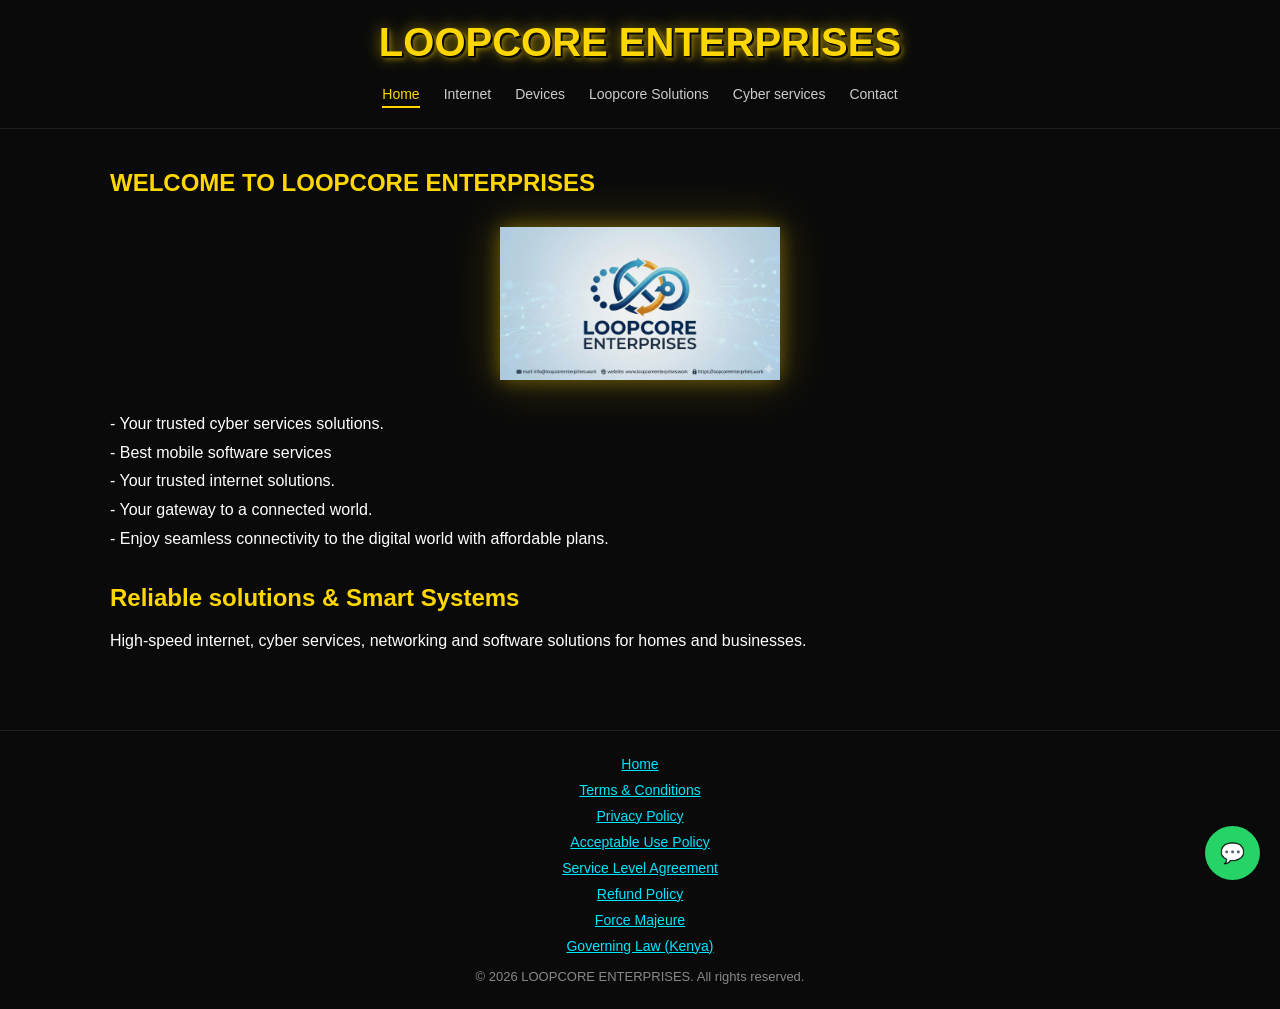
<file: index.html>
<!DOCTYPE html>
<html lang="en">

<head>
  <meta charset="UTF-8">
  <meta name="viewport" content="width=device-width, initial-scale=1.0">
  <title>Loopcore Enterprises</title>

  <style>
    * {
      margin: 0;
      padding: 0;
      box-sizing: border-box;
    }

    body {
      font-family: Arial, sans-serif;
      background: #0a0a0a;
      color: #fff;
    }

    header {
      text-align: center;
      padding: 20px;
      border-bottom: 1px solid #222;
    }

    .logo {
      font-size: 40px;
      font-weight: bold;
      color: gold;
      text-shadow:
        1px 1px 0 #000,
        2px 2px 0 #111,
        3px 3px 5px rgba(255, 215, 0, 0.4),
        0 0 15px rgba(255, 215, 0, 0.6);
    }

    .home-logo {
      width: 280px;
      max-width: 90%;
      display: block;
      margin: 30px auto;
      opacity: 0.95;
      filter:
        drop-shadow(0 0 10px rgba(255, 215, 0, 0.4)) drop-shadow(0 0 25px rgba(255, 215, 0, 0.2));
    }

    nav {
      margin-top: 15px;
      display: flex;
      justify-content: center;
      flex-wrap: wrap;
      gap: 12px 4px;
    }

    nav a {
      color: #ccc;
      margin: 0 10px;
      text-decoration: none;
      font-size: 14px;
      cursor: pointer;
      padding: 6px 0;
    }

    nav a:hover {
      color: gold;
    }

    nav a.active-link {
      color: gold;
      border-bottom: 2px solid gold;
      padding-bottom: 3px;
    }

    section {
      padding: 40px 20px;
      max-width: 1100px;
      margin: auto;
      display: none;
      opacity: 0;
      transform: translateY(10px);
      transition: opacity 0.4s ease, transform 0.4s ease;
    }

    section.active {
      display: block;
      opacity: 1;
      transform: translateY(0);
    }

    h2 {
      margin-bottom: 20px;
      color: gold;
    }

    .package-group {
      margin-bottom: 40px;
    }

    .item-desc {
      margin-bottom: 15px;
      color: #ccc;
      line-height: 1.5;
    }

    .grid {
      display: grid;
      grid-template-columns: repeat(auto-fit, minmax(250px, 1fr));
      gap: 20px;
    }

    .card {
      background: #111;
      padding: 20px;
      border-radius: 12px;
      border: 1px solid #222;
      transition: 0.3s;
    }

    .card:hover {
      transform: translateY(-5px);
      border-color: gold;
    }

    .actions {
      display: flex;
      gap: 10px;
      margin-top: 15px;
      flex-wrap: wrap;
    }

    .btn {
      flex: 1;
      text-align: center;
      padding: 10px;
      border-radius: 6px;
      text-decoration: none;
      font-weight: bold;
    }

    .btn.whatsapp {
      background: #25D366;
      color: #fff;
    }

    .btn.sms {
      background: #00e5ff;
      color: #000;
    }

    footer {
      text-align: center;
      padding: 25px 15px;
      border-top: 1px solid #222;
      margin-top: 40px;
      background: #0a0a0a;
    }

    .footer-links {
      display: flex;
      flex-direction: column;
      gap: 10px;
      margin-bottom: 15px;
    }

    .footer-links a {
      color: #00e5ff;
      text-decoration: underline;
      font-size: 14px;
    }

    .footer-links a:hover {
      opacity: 0.7;
    }

    .footer-copy {
      color: #888;
      font-size: 13px;
    }

    .whatsapp-float {
      position: fixed;
      bottom: 20px;
      right: 20px;
      background: #25D366;
      color: #fff;
      padding: 15px;
      border-radius: 50%;
      font-size: 20px;
      text-decoration: none;
      z-index: 1000;
    }

    a:focus-visible {
      outline: 2px solid gold;
      outline-offset: 3px;
    }

    @media (max-width: 600px) {
      header { padding: 16px 10px; }
      .logo { font-size: clamp(22px, 6vw, 34px); }
      nav a { margin: 0 6px; font-size: 13px; }
      section { padding: 28px 15px; }
      .grid { grid-template-columns: 1fr; }
    }
  </style>
</head>

<body>

  <header>
    <div class="logo">LOOPCORE ENTERPRISES</div>

    <nav>
      <a class="active-link" href="#home" data-section="home">Home</a>
      <a href="#packages" data-section="packages">Internet</a>
      <a href="#devices" data-section="devices">Devices</a>
      <a href="#solutions" data-section="solutions">Loopcore Solutions</a>
      <a href="#cyber" data-section="cyber">Cyber services</a>
      <a href="#contact" data-section="contact">Contact</a>
    </nav>
  </header>

  <!-- HOME -->
  <section id="home" class="active">
    <h2>WELCOME TO LOOPCORE ENTERPRISES</h2>
    <img src="logo.png" alt="Loopcore Logo" class="home-logo">

    <p style="line-height:1.8;">
      - Your trusted cyber services solutions.<br>
      - Best mobile software services <br>
      - Your trusted internet solutions.<br>
      - Your gateway to a connected world.<br>
      - Enjoy seamless connectivity to the digital world with affordable plans.<br>
    </p>

    <h2 style="margin-top: 30px;">Reliable solutions & Smart Systems</h2>
    <p>High-speed internet, cyber services, networking and software solutions for homes and businesses.</p>
  </section>

  <!-- PACKAGES -->
  <section id="packages">

    <!-- HOME UNLIMITED PACKAGES -->
    <div class="package-group">
      <h2>MONTHLY HOME UNLIMITED INTERNET PACKAGES</h2>
      <div class="grid">

        <div class="card">
          Unlimited up to 5 Mbps speeds —
          <b style="color:#00e5ff">Ksh 1000</b>
          <div class="actions">
            <a class="btn whatsapp" href="https://wa.me/254794038671?text=Hello%20Loopcore%20Enterprises%2C%20I%20am%20interested%20in%20the%20Home%20Internet%20Package.%20Speed%3A%205%20Mbps.%20Price%3A%20Ksh%201000" target="_blank" rel="noopener noreferrer">WhatsApp</a>
            <a class="btn sms" href="sms:+254794038671?body=Hello%20Loopcore%20Enterprises%2C%20I%20am%20interested%20in%20the%20Home%20Internet%20Package.%20Speed%3A%205%20Mbps.%20Price%3A%20Ksh%201000">SMS</a>
          </div>
        </div>

        <div class="card">
          Unlimited up to 10 Mbps speeds —
          <b style="color:#00e5ff">Ksh 1500</b>
          <div class="actions">
            <a class="btn whatsapp" href="https://wa.me/254794038671?text=Hello%20Loopcore%20Enterprises%2C%20I%20am%20interested%20in%20the%20Home%20Internet%20Package.%20Speed%3A%2010%20Mbps.%20Price%3A%20Ksh%201500" target="_blank" rel="noopener noreferrer">WhatsApp</a>
            <a class="btn sms" href="sms:+254794038671?body=Hello%20Loopcore%20Enterprises%2C%20I%20am%20interested%20in%20the%20Home%20Internet%20Package.%20Speed%3A%2010%20Mbps.%20Price%3A%20Ksh%201500">SMS</a>
          </div>
        </div>

        <div class="card">
          Unlimited up to 13 Mbps speeds —
          <b style="color:#00e5ff">Ksh 1800</b>
          <div class="actions">
            <a class="btn whatsapp" href="https://wa.me/254794038671?text=Hello%20Loopcore%20Enterprises%2C%20I%20am%20interested%20in%20the%20Home%20Internet%20Package.%20Speed%3A%2013%20Mbps.%20Price%3A%20Ksh%201800" target="_blank" rel="noopener noreferrer">WhatsApp</a>
            <a class="btn sms" href="sms:+254794038671?body=Hello%20Loopcore%20Enterprises%2C%20I%20am%20interested%20in%20the%20Home%20Internet%20Package.%20Speed%3A%2013%20Mbps.%20Price%3A%20Ksh%201800">SMS</a>
          </div>
        </div>

        <div class="card">
          Unlimited up to 15 Mbps speeds —
          <b style="color:#00e5ff">Ksh 2000</b>
          <div class="actions">
            <a class="btn whatsapp" href="https://wa.me/254794038671?text=Hello%20Loopcore%20Enterprises%2C%20I%20am%20interested%20in%20the%20Home%20Internet%20Package.%20Speed%3A%2015%20Mbps.%20Price%3A%20Ksh%202000" target="_blank" rel="noopener noreferrer">WhatsApp</a>
            <a class="btn sms" href="sms:+254794038671?body=Hello%20Loopcore%20Enterprises%2C%20I%20am%20interested%20in%20the%20Home%20Internet%20Package.%20Speed%3A%2015%20Mbps.%20Price%3A%20Ksh%202000">SMS</a>
          </div>
        </div>

        <div class="card">
          Unlimited up to 20 Mbps speeds —
          <b style="color:#00e5ff">Ksh 2500</b>
          <div class="actions">
            <a class="btn whatsapp" href="https://wa.me/254794038671?text=Hello%20Loopcore%20Enterprises%2C%20I%20am%20interested%20in%20the%20Home%20Internet%20Package.%20Speed%3A%2020%20Mbps.%20Price%3A%20Ksh%202500" target="_blank" rel="noopener noreferrer">WhatsApp</a>
            <a class="btn sms" href="sms:+254794038671?body=Hello%20Loopcore%20Enterprises%2C%20I%20am%20interested%20in%20the%20Home%20Internet%20Package.%20Speed%3A%2020%20Mbps.%20Price%3A%20Ksh%202500">SMS</a>
          </div>
        </div>

        <div class="card">
          Unlimited up to 40 Mbps speeds —
          <b style="color:#00e5ff">Ksh 3000</b>
          <div class="actions">
            <a class="btn whatsapp" href="https://wa.me/254794038671?text=Hello%20Loopcore%20Enterprises%2C%20I%20am%20interested%20in%20the%20Home%20Internet%20Package.%20Speed%3A%2040%20Mbps.%20Price%3A%20Ksh%203000" target="_blank" rel="noopener noreferrer">WhatsApp</a>
            <a class="btn sms" href="sms:+254794038671?body=Hello%20Loopcore%20Enterprises%2C%20I%20am%20interested%20in%20the%20Home%20Internet%20Package.%20Speed%3A%2040%20Mbps.%20Price%3A%20Ksh%203000">SMS</a>
          </div>
        </div>

        <div class="card">
          Unlimited up to 80 Mbps speeds —
          <b style="color:#00e5ff">Ksh 5000</b>
          <div class="actions">
            <a class="btn whatsapp" href="https://wa.me/254794038671?text=Hello%20Loopcore%20Enterprises%2C%20I%20am%20interested%20in%20the%20Home%20Internet%20Package.%20Speed%3A%2080%20Mbps.%20Price%3A%20Ksh%205000" target="_blank" rel="noopener noreferrer">WhatsApp</a>
            <a class="btn sms" href="sms:+254794038671?body=Hello%20Loopcore%20Enterprises%2C%20I%20am%20interested%20in%20the%20Home%20Internet%20Package.%20Speed%3A%2080%20Mbps.%20Price%3A%20Ksh%205000">SMS</a>
          </div>
        </div>

      </div>
    </div>

    <!-- BUSINESS PACKAGES -->
    <div class="package-group">
      <h2>MONTHLY BUSINESS INTERNET PACKAGES</h2>

      <div class="grid">

        <div class="card">
          Unlimited up to 10 Mbps prioritized speeds —
          <b style="color:#00e5ff">Ksh 2500</b>
          <div class="actions">
            <a class="btn whatsapp" href="https://wa.me/254794038671?text=Hello%20Loopcore%20Enterprises%2C%20I%20am%20interested%20in%20the%20Business%20Internet%20Package.%20Speed%3A%2010%20Mbps.%20Price%3A%20Ksh%202500" target="_blank" rel="noopener noreferrer">WhatsApp</a>
            <a class="btn sms" href="sms:+254794038671?body=Hello%20Loopcore%20Enterprises%2C%20I%20am%20interested%20in%20the%20Business%20Internet%20Package.%20Speed%3A%2010%20Mbps.%20Price%3A%20Ksh%202500">SMS</a>
          </div>
        </div>

        <div class="card">
          Unlimited up to 20 Mbps prioritized speeds —
          <b style="color:#00e5ff">Ksh 3500</b>
          <div class="actions">
            <a class="btn whatsapp" href="https://wa.me/254794038671?text=Hello%20Loopcore%20Enterprises%2C%20I%20am%20interested%20in%20the%20Business%20Internet%20Package.%20Speed%3A%2020%20Mbps.%20Price%3A%20Ksh%203500" target="_blank" rel="noopener noreferrer">WhatsApp</a>
            <a class="btn sms" href="sms:+254794038671?body=Hello%20Loopcore%20Enterprises%2C%20I%20am%20interested%20in%20the%20Business%20Internet%20Package.%20Speed%3A%2020%20Mbps.%20Price%3A%20Ksh%203500">SMS</a>
          </div>
        </div>

        <div class="card">
          Unlimited up to 30 Mbps —
          <b style="color:#00e5ff">Ksh 4000</b>
          <div class="actions">
            <a class="btn whatsapp" href="https://wa.me/254794038671?text=Hello%20Loopcore%20Enterprises%2C%20I%20am%20interested%20in%20the%20Business%20Internet%20Package.%20Speed%3A%2030%20Mbps.%20Price%3A%20Ksh%204000" target="_blank" rel="noopener noreferrer">WhatsApp</a>
            <a class="btn sms" href="sms:+254794038671?body=Hello%20Loopcore%20Enterprises%2C%20I%20am%20interested%20in%20the%20Business%20Internet%20Package.%20Speed%3A%2030%20Mbps.%20Price%3A%20Ksh%204000">SMS</a>
          </div>
        </div>

        <div class="card">
          Unlimited up to 50 Mbps —
          <b style="color:#00e5ff">Ksh 7000</b>
          <div class="actions">
            <a class="btn whatsapp" href="https://wa.me/254794038671?text=Hello%20Loopcore%20Enterprises%2C%20I%20am%20interested%20in%20the%20Business%20Internet%20Package.%20Speed%3A%2050%20Mbps.%20Price%3A%20Ksh%207000" target="_blank" rel="noopener noreferrer">WhatsApp</a>
            <a class="btn sms" href="sms:+254794038671?body=Hello%20Loopcore%20Enterprises%2C%20I%20am%20interested%20in%20the%20Business%20Internet%20Package.%20Speed%3A%2050%20Mbps.%20Price%3A%20Ksh%207000">SMS</a>
          </div>
        </div>

        <div class="card">
          Unlimited up to 100 Mbps —
          <b style="color:#00e5ff">Ksh 15000</b>
          <div class="actions">
            <a class="btn whatsapp" href="https://wa.me/254794038671?text=Hello%20Loopcore%20Enterprises%2C%20I%20am%20interested%20in%20the%20Business%20Internet%20Package.%20Speed%3A%20100%20Mbps.%20Price%3A%20Ksh%2015000" target="_blank" rel="noopener noreferrer">WhatsApp</a>
            <a class="btn sms" href="sms:+254794038671?body=Hello%20Loopcore%20Enterprises%2C%20I%20am%20interested%20in%20the%20Business%20Internet%20Package.%20Speed%3A%20100%20Mbps.%20Price%3A%20Ksh%2015000">SMS</a>
          </div>
        </div>

      </div>
    </div>

    <!-- LIMITED DATA PACKAGES -->
    <div class="package-group">
      <h2>MONTHLY LIMITED DATA PACKAGES</h2>

      <div class="item-desc">
        These monthly data bundles provide internet access at specific speed limits and data caps. Once you deplete your chosen data bundle, the speed throttles to 1 Mbps for the remaining time of the month.
      </div>

      <div class="grid">

        <div class="card">
          Unlimited up to 20 Mbps speed — 1.0 TB Data — 1 Mbps FUP —
          <b style="color:#00e5ff">Ksh 2000</b>
          <div class="actions">
            <a class="btn whatsapp" href="https://wa.me/254794038671?text=Hello%20Loopcore%20Enterprises%2C%20I%20am%20interested%20in%20the%20Monthly%20Limited%20Data%20Package.%20Speed%3A%2020%20Mbps.%20Data%20Cap%3A%201.0%20TB.%20FUP%20Speed%3A%201%20Mbps.%20Price%3A%20Ksh%202000" target="_blank" rel="noopener noreferrer">WhatsApp</a>
            <a class="btn sms" href="sms:+254794038671?body=Hello%20Loopcore%20Enterprises%2C%20I%20am%20interested%20in%20the%20Monthly%20Limited%20Data%20Package.%20Speed%3A%2020%20Mbps.%20Data%20Cap%3A%201.0%20TB.%20FUP%20Speed%3A%201%20Mbps.%20Price%3A%20Ksh%202000">SMS</a>
          </div>
        </div>

        <div class="card">
          Unlimited up to 35 Mbps speed — 1.0 TB Data — 1 Mbps FUP —
          <b style="color:#00e5ff">Ksh 3000</b>
          <div class="actions">
            <a class="btn whatsapp" href="https://wa.me/254794038671?text=Hello%20Loopcore%20Enterprises%2C%20I%20am%20interested%20in%20the%20Monthly%20Limited%20Data%20Package.%20Speed%3A%2035%20Mbps.%20Data%20Cap%3A%201.0%20TB.%20FUP%20Speed%3A%201%20Mbps.%20Price%3A%20Ksh%203000" target="_blank" rel="noopener noreferrer">WhatsApp</a>
            <a class="btn sms" href="sms:+254794038671?body=Hello%20Loopcore%20Enterprises%2C%20I%20am%20interested%20in%20the%20Monthly%20Limited%20Data%20Package.%20Speed%3A%2035%20Mbps.%20Data%20Cap%3A%201.0%20TB.%20FUP%20Speed%3A%201%20Mbps.%20Price%3A%20Ksh%203000">SMS</a>
          </div>
        </div>

        <div class="card">
          Unlimited up to 55 Mbps speed — 1.5 TB Data — 1 Mbps FUP —
          <b style="color:#00e5ff">Ksh 4000</b>
          <div class="actions">
            <a class="btn whatsapp" href="https://wa.me/254794038671?text=Hello%20Loopcore%20Enterprises%2C%20I%20am%20interested%20in%20the%20Monthly%20Limited%20Data%20Package.%20Speed%3A%2055%20Mbps.%20Data%20Cap%3A%201.5%20TB.%20FUP%20Speed%3A%201%20Mbps.%20Price%3A%20Ksh%204000" target="_blank" rel="noopener noreferrer">WhatsApp</a>
            <a class="btn sms" href="sms:+254794038671?body=Hello%20Loopcore%20Enterprises%2C%20I%20am%20interested%20in%20the%20Monthly%20Limited%20Data%20Package.%20Speed%3A%2055%20Mbps.%20Data%20Cap%3A%201.5%20TB.%20FUP%20Speed%3A%201%20Mbps.%20Price%3A%20Ksh%204000">SMS</a>
          </div>
        </div>

        <div class="card">
          Unlimited up to 100 Mbps speed — 1.5 TB Data — 1 Mbps FUP —
          <b style="color:#00e5ff">Ksh 5000</b>
          <div class="actions">
            <a class="btn whatsapp" href="https://wa.me/254794038671?text=Hello%20Loopcore%20Enterprises%2C%20I%20am%20interested%20in%20the%20Monthly%20Limited%20Data%20Package.%20Speed%3A%20100%20Mbps.%20Data%20Cap%3A%201.5%20TB.%20FUP%20Speed%3A%201%20Mbps.%20Price%3A%20Ksh%205000" target="_blank" rel="noopener noreferrer">WhatsApp</a>
            <a class="btn sms" href="sms:+254794038671?body=Hello%20Loopcore%20Enterprises%2C%20I%20am%20interested%20in%20the%20Monthly%20Limited%20Data%20Package.%20Speed%3A%20100%20Mbps.%20Data%20Cap%3A%201.5%20TB.%20FUP%20Speed%3A%201%20Mbps.%20Price%3A%20Ksh%205000">SMS</a>
          </div>
        </div>

        <div class="card">
          Unlimited up to 250 Mbps speed — 4.0 TB Data — 1 Mbps FUP —
          <b style="color:#00e5ff">Ksh 12000</b>
          <div class="actions">
            <a class="btn whatsapp" href="https://wa.me/254794038671?text=Hello%20Loopcore%20Enterprises%2C%20I%20am%20interested%20in%20the%20Monthly%20Limited%20Data%20Package.%20Speed%3A%20250%20Mbps.%20Data%20Cap%3A%204.0%20TB.%20FUP%20Speed%3A%201%20Mbps.%20Price%3A%20Ksh%2012000" target="_blank" rel="noopener noreferrer">WhatsApp</a>
            <a class="btn sms" href="sms:+254794038671?body=Hello%20Loopcore%20Enterprises%2C%20I%20am%20interested%20in%20the%20Monthly%20Limited%20Data%20Package.%20Speed%3A%20250%20Mbps.%20Data%20Cap%3A%204.0%20TB.%20FUP%20Speed%3A%201%20Mbps.%20Price%3A%20Ksh%2012000">SMS</a>
          </div>
        </div>

      </div>
    </div>

  </section>

  <!-- DEVICES -->
  <section id="devices">
    <h2>NETWORKING DEVICES</h2>
    <div class="grid">
      <div class="card">
        Receiver — <b style="color:#00e5ff">price will be shared upon request based on current market price</b>
        <div class="actions">
          <a class="btn whatsapp" href="https://wa.me/254794038671?text=Hello%20Loopcore%20Enterprises%2C%20I%20am%20enquiring%20about%3A%20Receiver%20%E2%80%94%20price%20will%20be%20shared%20upon%20request%20based%20on%20current%20market%20price" target="_blank" rel="noopener noreferrer">WhatsApp</a>
          <a class="btn sms" href="sms:+254794038671?body=Hello%20Loopcore%20Enterprises%2C%20I%20am%20enquiring%20about%3A%20Receiver%20%E2%80%94%20price%20will%20be%20shared%20upon%20request%20based%20on%20current%20market%20price">SMS</a>
        </div>
      </div>

      <div class="card">
        Home Router — <b style="color:#00e5ff">price will be shared upon request based on current market price</b>
        <div class="actions">
          <a class="btn whatsapp" href="https://wa.me/254794038671?text=Hello%20Loopcore%20Enterprises%2C%20I%20am%20enquiring%20about%3A%20Home%20Router%20%E2%80%94%20price%20will%20be%20shared%20upon%20request%20based%20on%20current%20market%20price" target="_blank" rel="noopener noreferrer">WhatsApp</a>
          <a class="btn sms" href="sms:+254794038671?body=Hello%20Loopcore%20Enterprises%2C%20I%20am%20enquiring%20about%3A%20Home%20Router%20%E2%80%94%20price%20will%20be%20shared%20upon%20request%20based%20on%20current%20market%20price">SMS</a>
        </div>
      </div>
    </div>
  </section>

  <!-- LOOPCORE SOLUTIONS -->
  <section id="solutions">
    <h2>LOOPCORE SOLUTIONS</h2>
    <div class="grid">
      <div class="card">
        📱 Mobile phone software repairs and/or upgrade/downgrade —
        <b style="color:#00e5ff">Ksh 3500</b>
        <div class="actions">
          <a class="btn whatsapp" href="https://wa.me/254794038671?text=Hello%20Loopcore%20Enterprises%2C%20I%20am%20enquiring%20about%3A%20%F0%9F%93%B1%20Mobile%20phone%20software%20repairs%20and%2For%20upgrade%2Fdowngrade%20%E2%80%94%20Ksh%203500" target="_blank" rel="noopener noreferrer">WhatsApp</a>
          <a class="btn sms" href="sms:+254794038671?body=Hello%20Loopcore%20Enterprises%2C%20I%20am%20enquiring%20about%3A%20%F0%9F%93%B1%20Mobile%20phone%20software%20repairs%20and%2For%20upgrade%2Fdowngrade%20%E2%80%94%20Ksh%203500">SMS</a>
        </div>
      </div>

      <div class="card">
        PC 🖥️ / laptop 💻 software repairs and/or upgrade/downgrade —
        <b style="color:#00e5ff">Ksh 500</b>
        <div class="actions">
          <a class="btn whatsapp" href="https://wa.me/254794038671?text=Hello%20Loopcore%20Enterprises%2C%20I%20am%20enquiring%20about%3A%20PC%20%F0%9F%96%A5%EF%B8%8F%20%2F%20laptop%20%F0%9F%92%BB%20software%20repairs%20and%2For%20upgrade%2Fdowngrade%20%E2%80%94%20Ksh%20500" target="_blank" rel="noopener noreferrer">WhatsApp</a>
          <a class="btn sms" href="sms:+254794038671?body=Hello%20Loopcore%20Enterprises%2C%20I%20am%20enquiring%20about%3A%20PC%20%F0%9F%96%A5%EF%B8%8F%20%2F%20laptop%20%F0%9F%92%BB%20software%20repairs%20and%2For%20upgrade%2Fdowngrade%20%E2%80%94%20Ksh%20500">SMS</a>
        </div>
      </div>

      <div class="card">
        Mobile phone screen lock (pattern, password) and FRP removal —
        <b style="color:#00e5ff">Ksh 500-1000</b>
        <div class="actions">
          <a class="btn whatsapp" href="https://wa.me/254794038671?text=Hello%20Loopcore%20Enterprises%2C%20I%20am%20enquiring%20about%3A%20Mobile%20phone%20screen%20lock%20%28pattern%2C%20password%29%20and%20FRP%20removal%20%E2%80%94%20Ksh%20500-1000" target="_blank" rel="noopener noreferrer">WhatsApp</a>
          <a class="btn sms" href="sms:+254794038671?body=Hello%20Loopcore%20Enterprises%2C%20I%20am%20enquiring%20about%3A%20Mobile%20phone%20screen%20lock%20%28pattern%2C%20password%29%20and%20FRP%20removal%20%E2%80%94%20Ksh%20500-1000">SMS</a>
        </div>
      </div>

      <div class="card">
        🔓 Android phone rooting —
        <b style="color:#00e5ff">Ksh 500</b>
        <div class="actions">
          <a class="btn whatsapp" href="https://wa.me/254794038671?text=Hello%20Loopcore%20Enterprises%2C%20I%20am%20enquiring%20about%3A%20%F0%9F%94%93%20Android%20phone%20rooting%20%E2%80%94%20Ksh%20500" target="_blank" rel="noopener noreferrer">WhatsApp</a>
          <a class="btn sms" href="sms:+254794038671?body=Hello%20Loopcore%20Enterprises%2C%20I%20am%20enquiring%20about%3A%20%F0%9F%94%93%20Android%20phone%20rooting%20%E2%80%94%20Ksh%20500">SMS</a>
        </div>
      </div>

      <div class="card">
        🌐 Internet Services (WiFi)
        <div class="actions">
          <a class="btn whatsapp" href="https://wa.me/254794038671?text=Hello%20Loopcore%20Enterprises%2C%20I%20am%20enquiring%20about%3A%20%F0%9F%8C%90%20Internet%20Services%20%28WiFi%29" target="_blank" rel="noopener noreferrer">WhatsApp</a>
          <a class="btn sms" href="sms:+254794038671?body=Hello%20Loopcore%20Enterprises%2C%20I%20am%20enquiring%20about%3A%20%F0%9F%8C%90%20Internet%20Services%20%28WiFi%29">SMS</a>
        </div>
      </div>

      <div class="card">
        🛠 Internet troubleshooting —
        <b style="color:#00e5ff">Negotiable based on complexity and fairness</b>
        <div class="actions">
          <a class="btn whatsapp" href="https://wa.me/254794038671?text=Hello%20Loopcore%20Enterprises%2C%20I%20am%20enquiring%20about%3A%20%F0%9F%9B%A0%20Internet%20troubleshooting%20%E2%80%94%20Negotiable%20based%20on%20complexity%20and%20fairness" target="_blank" rel="noopener noreferrer">WhatsApp</a>
          <a class="btn sms" href="sms:+254794038671?body=Hello%20Loopcore%20Enterprises%2C%20I%20am%20enquiring%20about%3A%20%F0%9F%9B%A0%20Internet%20troubleshooting%20%E2%80%94%20Negotiable%20based%20on%20complexity%20and%20fairness">SMS</a>
        </div>
      </div>

      <div class="card">
        🛠 Networking technician —
        <b style="color:#00e5ff">Negotiable based on workload and fairness</b>
        <div class="actions">
          <a class="btn whatsapp" href="https://wa.me/254794038671?text=Hello%20Loopcore%20Enterprises%2C%20I%20am%20enquiring%20about%3A%20%F0%9F%9B%A0%20Networking%20technician%20%E2%80%94%20Negotiable%20based%20on%20workload%20and%20fairness" target="_blank" rel="noopener noreferrer">WhatsApp</a>
          <a class="btn sms" href="sms:+254794038671?body=Hello%20Loopcore%20Enterprises%2C%20I%20am%20enquiring%20about%3A%20%F0%9F%9B%A0%20Networking%20technician%20%E2%80%94%20Negotiable%20based%20on%20workload%20and%20fairness">SMS</a>
        </div>
      </div>

      <div class="card">
        📡 Internet installations & repairs —
        <b style="color:#00e5ff">Negotiable based on workload and fairness</b>
        <div class="actions">
          <a class="btn whatsapp" href="https://wa.me/254794038671?text=Hello%20Loopcore%20Enterprises%2C%20I%20am%20enquiring%20about%3A%20%F0%9F%93%A1%20Internet%20installations%20%26%20repairs%20%E2%80%94%20Negotiable%20based%20on%20workload%20and%20fairness" target="_blank" rel="noopener noreferrer">WhatsApp</a>
          <a class="btn sms" href="sms:+254794038671?body=Hello%20Loopcore%20Enterprises%2C%20I%20am%20enquiring%20about%3A%20%F0%9F%93%A1%20Internet%20installations%20%26%20repairs%20%E2%80%94%20Negotiable%20based%20on%20workload%20and%20fairness">SMS</a>
        </div>
      </div>

      <div class="card">
        💬 Consultation —
        <b style="color:#00e5ff">Ksh 100 for 30 minutes</b>
        <div class="actions">
          <a class="btn whatsapp" href="https://wa.me/254794038671?text=Hello%20Loopcore%20Enterprises%2C%20I%20am%20enquiring%20about%3A%20%F0%9F%92%AC%20Consultation%20%E2%80%94%20Ksh%20100%20for%2030%20minutes" target="_blank" rel="noopener noreferrer">WhatsApp</a>
          <a class="btn sms" href="sms:+254794038671?body=Hello%20Loopcore%20Enterprises%2C%20I%20am%20enquiring%20about%3A%20%F0%9F%92%AC%20Consultation%20%E2%80%94%20Ksh%20100%20for%2030%20minutes">SMS</a>
        </div>
      </div>
    </div>
  </section>

  <!-- CONTACT -->
  <section id="contact">
    <h2>CONTACT</h2>
    <p>+254 794 038 671</p>
  </section>

  <!-- CYBER -->
  <section id="cyber">
    <h2>CYBER SERVICES</h2>
    <div class="grid">
      <div class="card">Printing & Photocopy</div>
      <div class="card">KRA Services</div>
      <div class="card">NTSA Services</div>
      <div class="card">Education: Assignments, Projects, Research Papers, HELB, KUCCPS etc</div>
      <div class="card">Passport Application</div>
    </div>
  </section>

  <footer>
    <div class="footer-links">
      <a href="index.html">Home</a>
      <a href="terms.html">Terms & Conditions</a>
      <a href="privacy.html">Privacy Policy</a>
      <a href="aup.html">Acceptable Use Policy</a>
      <a href="sla.html">Service Level Agreement</a>
      <a href="refund.html">Refund Policy</a>
      <a href="force-majeure.html">Force Majeure</a>
      <a href="governing-law.html">Governing Law (Kenya)</a>
    </div>

    <div class="footer-copy">© 2026 LOOPCORE ENTERPRISES. All rights reserved.</div>
  </footer>

  <a class="whatsapp-float" href="https://wa.me/254794038671?text=Hello%20Loopcore%20Enterprises%2C%20I%20would%20like%20to%20make%20an%20enquiry." target="_blank" rel="noopener noreferrer">💬</a>

  <script>
    function showSection(id, el) {
      const target = document.getElementById(id);
      if (!target) return;

      document.querySelectorAll("main section, body > section").forEach(sec => {
        sec.classList.toggle("active", sec.id === id);
      });

      document.querySelectorAll("nav a[data-section]").forEach(link => {
        link.classList.toggle("active-link", link.dataset.section === id);
      });

      if (history.replaceState) history.replaceState(null, "", "#" + id);
    }

    document.querySelectorAll("nav a[data-section]").forEach(link => {
      link.addEventListener("click", function (event) {
        event.preventDefault();
        showSection(this.dataset.section, this);
      });
    });

    function activateFromHash() {
      const id = location.hash.slice(1);
      if (id && document.getElementById(id) && document.getElementById(id).tagName === "SECTION") {
        showSection(id);
      }
    }
    window.addEventListener("hashchange", activateFromHash);
    activateFromHash();
  </script>

</body>

</html>
</file>
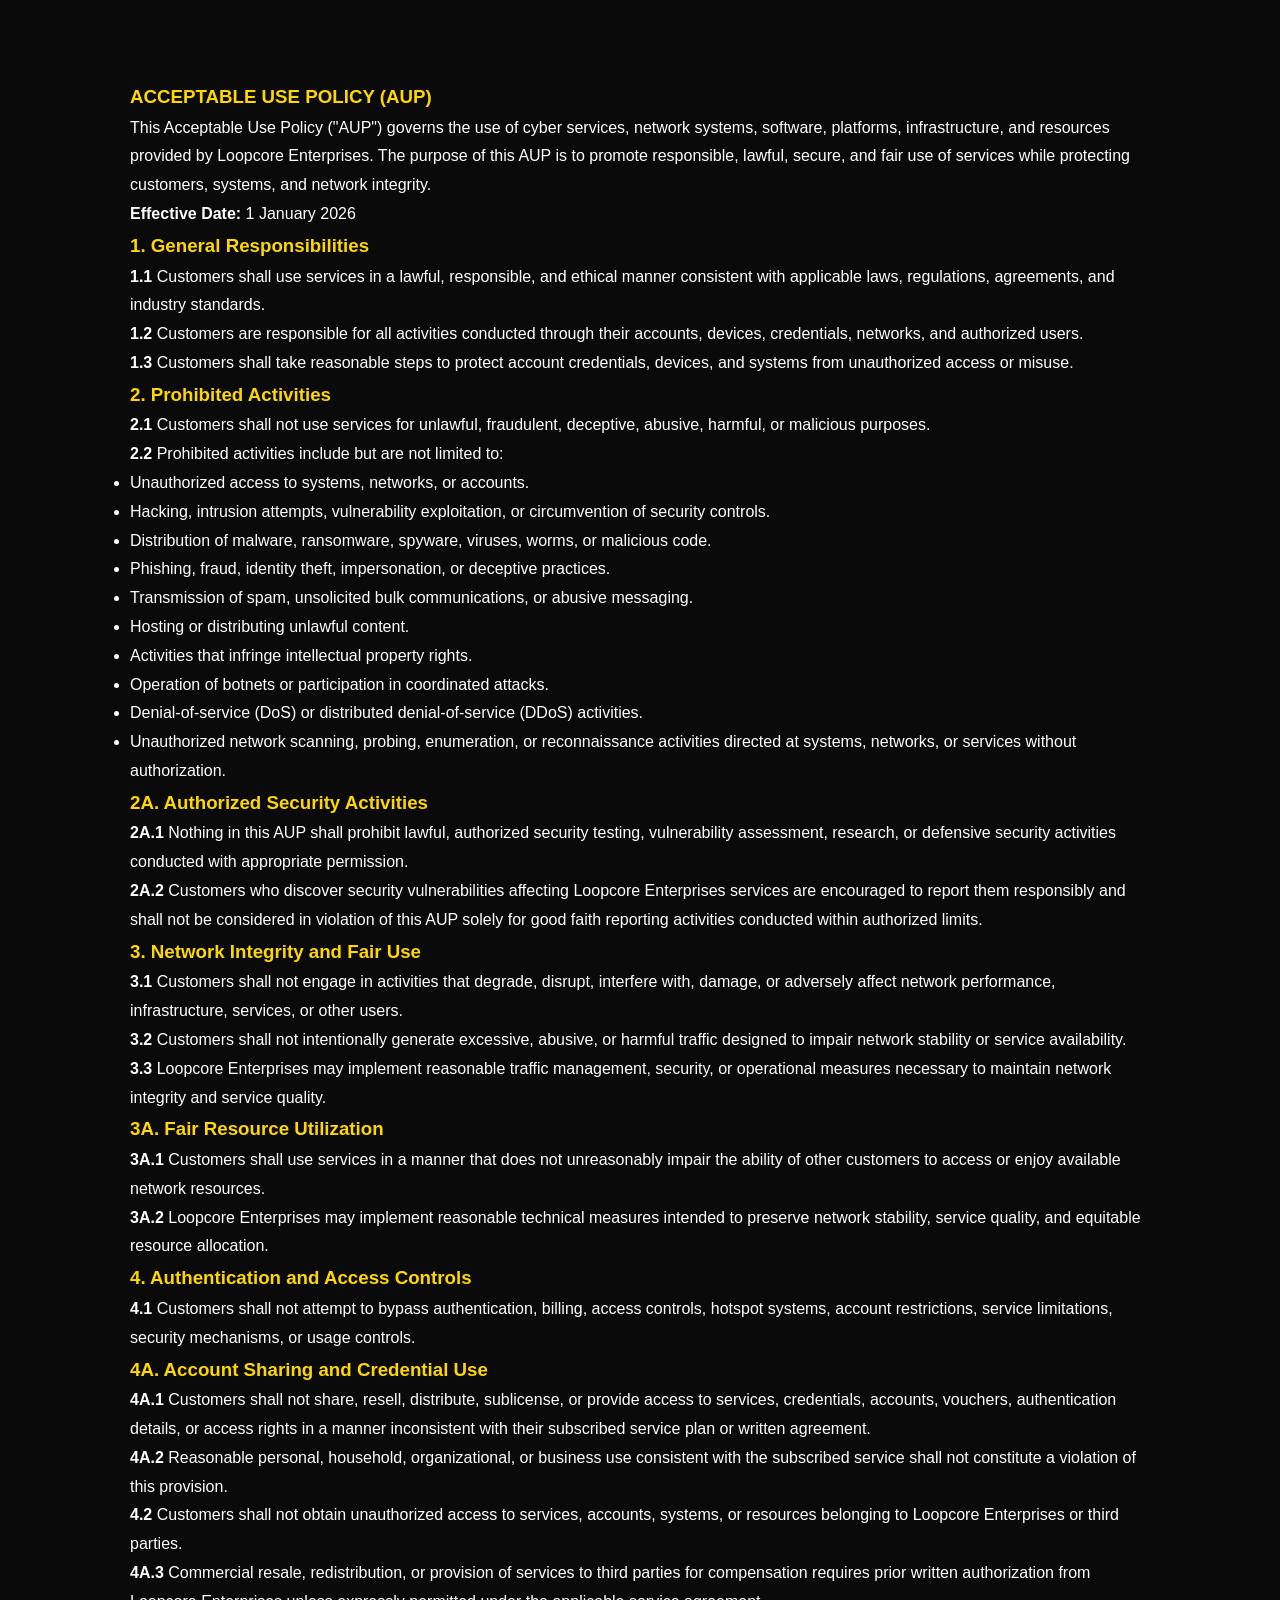
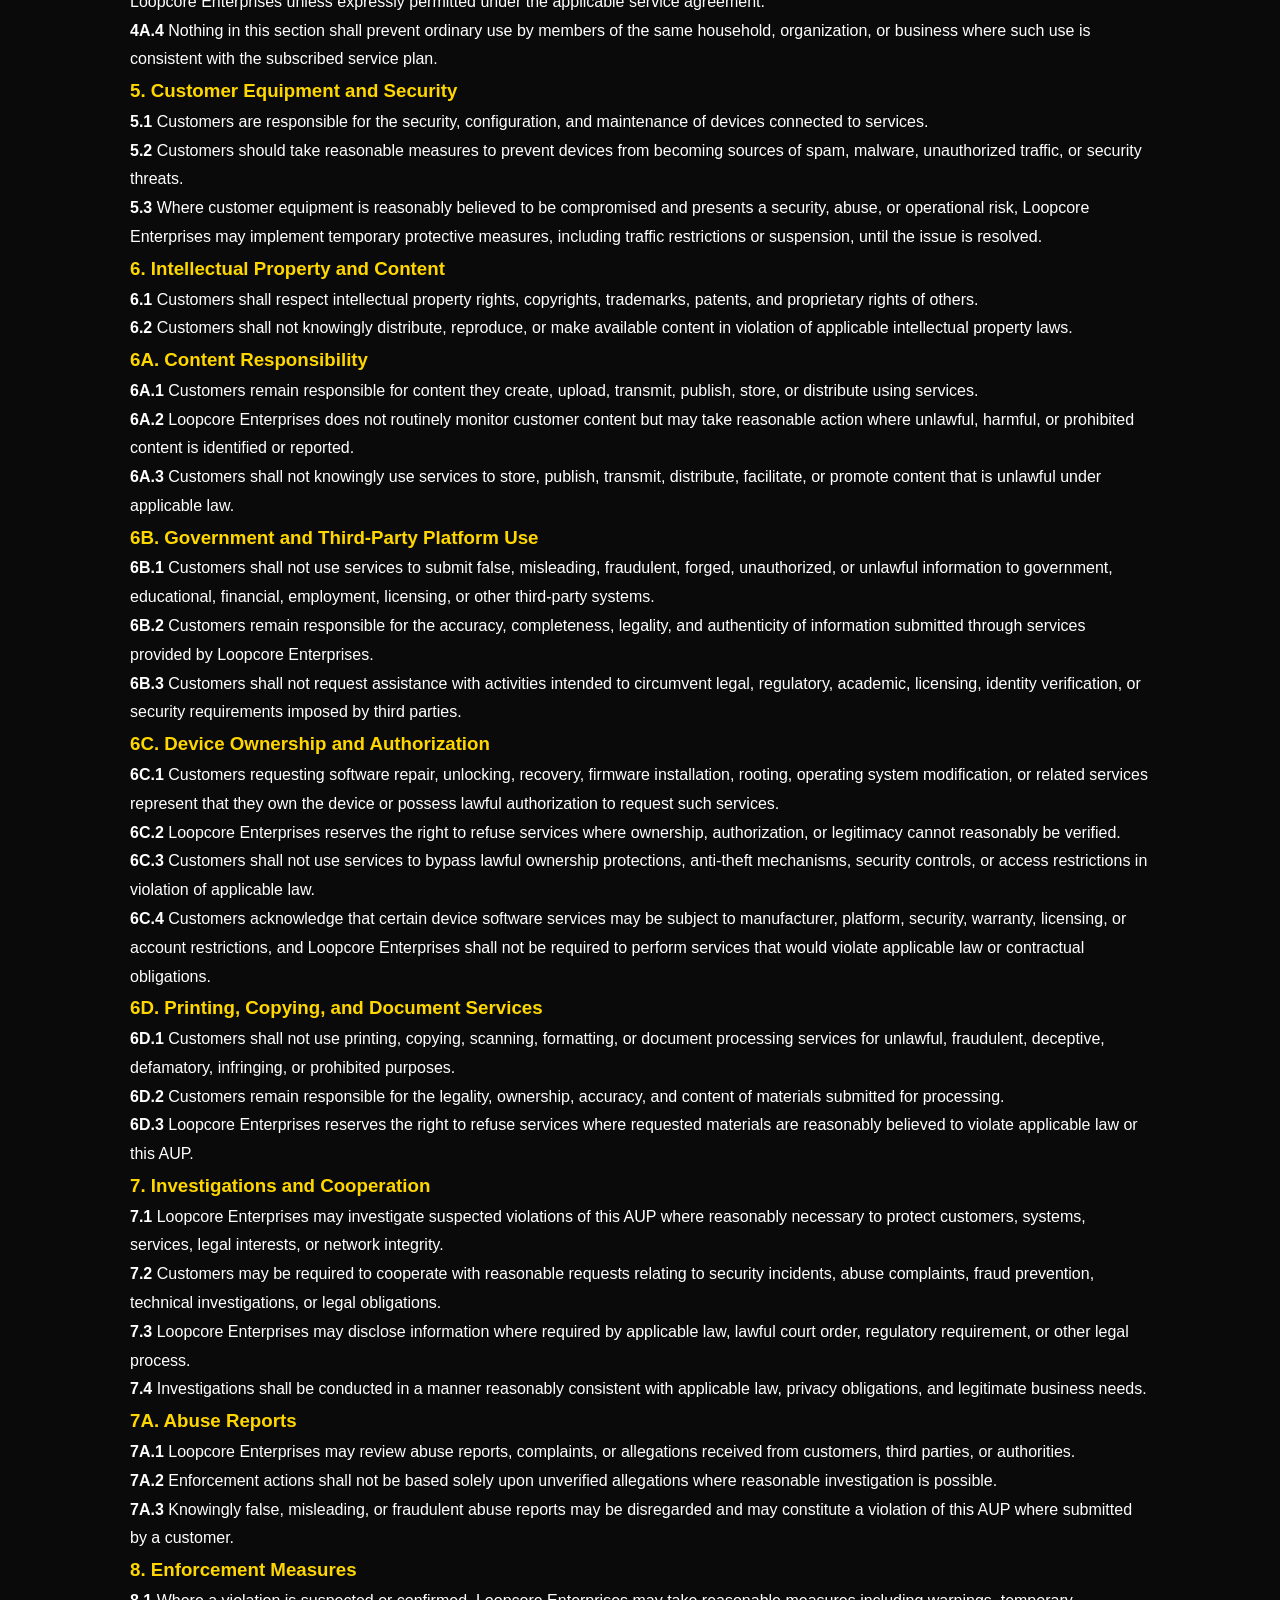
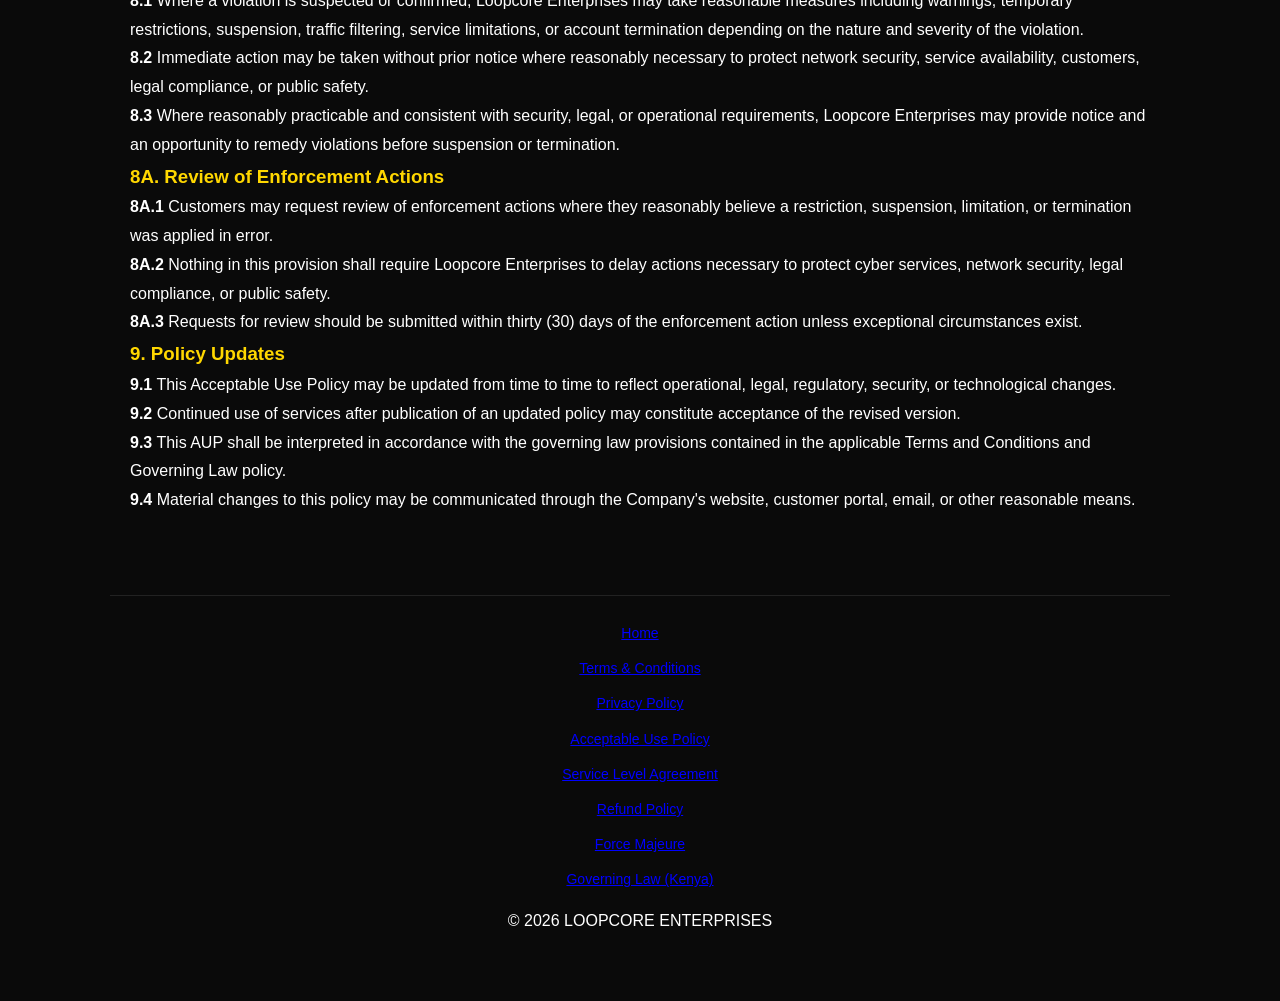
<file: aup.html>
<!DOCTYPE html>
<html lang="en">

<head>
  <meta charset="UTF-8">
  <meta name="viewport" content="width=device-width, initial-scale=1.0">
  <title>AUP | Loopcore Enterprises</title>

  <link rel="stylesheet" href="style.css">
</head>

<body>

  <section id="AUP" class="active">

    <div class="policy-content">
      <section>
        <h1>ACCEPTABLE USE POLICY (AUP)</h1>

        <p>
          This Acceptable Use Policy ("AUP") governs the use of cyber services, network
          systems, software, platforms, infrastructure, and resources provided by
          Loopcore Enterprises. The purpose of this AUP is to promote responsible,
          lawful, secure, and fair use of services while protecting customers,
          systems, and network integrity.
        </p>
        <p><strong>Effective Date:</strong> 1 January 2026</p>
        <h3>1. General Responsibilities</h3>

        <p>
          <strong>1.1</strong> Customers shall use services in a lawful, responsible,
          and ethical manner consistent with applicable laws, regulations, agreements,
          and industry standards.
        </p>

        <p>
          <strong>1.2</strong> Customers are responsible for all activities conducted
          through their accounts, devices, credentials, networks, and authorized users.
        </p>

        <p>
          <strong>1.3</strong> Customers shall take reasonable steps to protect account
          credentials, devices, and systems from unauthorized access or misuse.
        </p>

        <h3>2. Prohibited Activities</h3>

        <p>
          <strong>2.1</strong> Customers shall not use services for unlawful,
          fraudulent, deceptive, abusive, harmful, or malicious purposes.
        </p>

        <p>
          <strong>2.2</strong> Prohibited activities include but are not limited to:
        </p>

        <ul>
          <li>Unauthorized access to systems, networks, or accounts.</li>
          <li>Hacking, intrusion attempts, vulnerability exploitation, or circumvention of security controls.</li>
          <li>Distribution of malware, ransomware, spyware, viruses, worms, or malicious code.</li>
          <li>Phishing, fraud, identity theft, impersonation, or deceptive practices.</li>
          <li>Transmission of spam, unsolicited bulk communications, or abusive messaging.</li>
          <li>Hosting or distributing unlawful content.</li>
          <li>Activities that infringe intellectual property rights.</li>
          <li>Operation of botnets or participation in coordinated attacks.</li>
          <li>Denial-of-service (DoS) or distributed denial-of-service (DDoS) activities.</li>
          <li>Unauthorized network scanning, probing, enumeration,
            or reconnaissance activities directed at systems,
            networks, or services without authorization.</li>
        </ul>
        <h3>2A. Authorized Security Activities</h3>

        <p>
          <strong>2A.1</strong> Nothing in this AUP shall prohibit lawful,
          authorized security testing, vulnerability assessment, research,
          or defensive security activities conducted with appropriate permission.
        </p>
        <p>
          <strong>2A.2</strong> Customers who discover security
          vulnerabilities affecting Loopcore Enterprises services
          are encouraged to report them responsibly and shall not
          be considered in violation of this AUP solely for good
          faith reporting activities conducted within authorized
          limits.
        </p>
        <h3>3. Network Integrity and Fair Use</h3>

        <p>
          <strong>3.1</strong> Customers shall not engage in activities that degrade,
          disrupt, interfere with, damage, or adversely affect network performance,
          infrastructure, services, or other users.
        </p>

        <p>
          <strong>3.2</strong> Customers shall not intentionally generate excessive,
          abusive, or harmful traffic designed to impair network stability or service
          availability.
        </p>

        <p>
          <strong>3.3</strong> Loopcore Enterprises may implement reasonable traffic
          management, security, or operational measures necessary to maintain network
          integrity and service quality.
        </p>
        <h3>3A. Fair Resource Utilization</h3>

        <p>
          <strong>3A.1</strong> Customers shall use services in a manner that
          does not unreasonably impair the ability of other customers to
          access or enjoy available network resources.
        </p>

        <p>
          <strong>3A.2</strong> Loopcore Enterprises may implement reasonable
          technical measures intended to preserve network stability, service
          quality, and equitable resource allocation.
        </p>

        <h3>4. Authentication and Access Controls</h3>

        <p>
          <strong>4.1</strong> Customers shall not attempt to bypass authentication,
          billing, access controls, hotspot systems, account restrictions, service
          limitations, security mechanisms, or usage controls.
        </p>
        <h3>4A. Account Sharing and Credential Use</h3>

        <p>
          <strong>4A.1</strong> Customers shall not share, resell, distribute,
          sublicense, or provide access to services, credentials, accounts,
          vouchers, authentication details, or access rights in a manner
          inconsistent with their subscribed service plan or written agreement.
        </p>

        <p>
          <strong>4A.2</strong> Reasonable personal, household, organizational,
          or business use consistent with the subscribed service shall not
          constitute a violation of this provision.
        </p>
        <p>
          <strong>4.2</strong> Customers shall not obtain unauthorized access to
          services, accounts, systems, or resources belonging to Loopcore Enterprises
          or third parties.
        </p>
        <p>
          <strong>4A.3</strong> Commercial resale, redistribution,
          or provision of services to third parties for
          compensation requires prior written authorization from
          Loopcore Enterprises unless expressly permitted under the
          applicable service agreement.
        </p>
        <p>
          <strong>4A.4</strong> Nothing in this section shall
          prevent ordinary use by members of the same household,
          organization, or business where such use is consistent
          with the subscribed service plan.
        </p>
        <h3>5. Customer Equipment and Security</h3>

        <p>
          <strong>5.1</strong> Customers are responsible for the security,
          configuration, and maintenance of devices connected to services.
        </p>

        <p>
          <strong>5.2</strong> Customers should take reasonable measures to prevent
          devices from becoming sources of spam, malware, unauthorized traffic, or
          security threats.
        </p>
        <p>
          <strong>5.3</strong> Where customer equipment is reasonably
          believed to be compromised and presents a security,
          abuse, or operational risk, Loopcore Enterprises may
          implement temporary protective measures, including
          traffic restrictions or suspension, until the issue is
          resolved.
        </p>

        <h3>6. Intellectual Property and Content</h3>

        <p>
          <strong>6.1</strong> Customers shall respect intellectual property rights,
          copyrights, trademarks, patents, and proprietary rights of others.
        </p>

        <p>
          <strong>6.2</strong> Customers shall not knowingly distribute, reproduce,
          or make available content in violation of applicable intellectual property laws.
        </p>
        <h3>6A. Content Responsibility</h3>

        <p>
          <strong>6A.1</strong> Customers remain responsible for content they
          create, upload, transmit, publish, store, or distribute using services.
        </p>

        <p>
          <strong>6A.2</strong> Loopcore Enterprises does not routinely monitor
          customer content but may take reasonable action where unlawful,
          harmful, or prohibited content is identified or reported.
        </p>
        <p>
          <strong>6A.3</strong> Customers shall not knowingly use
          services to store, publish, transmit, distribute,
          facilitate, or promote content that is unlawful under
          applicable law.
        </p>
        <h3>6B. Government and Third-Party Platform Use</h3>

        <p>
          <strong>6B.1</strong> Customers shall not use services
          to submit false, misleading, fraudulent, forged,
          unauthorized, or unlawful information to government,
          educational, financial, employment, licensing, or other
          third-party systems.
        </p>

        <p>
          <strong>6B.2</strong> Customers remain responsible for
          the accuracy, completeness, legality, and authenticity
          of information submitted through services provided by
          Loopcore Enterprises.
        </p>

        <p>
          <strong>6B.3</strong> Customers shall not request
          assistance with activities intended to circumvent legal,
          regulatory, academic, licensing, identity verification,
          or security requirements imposed by third parties.
        </p>
        <h3>6C. Device Ownership and Authorization</h3>

        <p>
          <strong>6C.1</strong> Customers requesting software
          repair, unlocking, recovery, firmware installation,
          rooting, operating system modification, or related
          services represent that they own the device or possess
          lawful authorization to request such services.
        </p>

        <p>
          <strong>6C.2</strong> Loopcore Enterprises reserves the
          right to refuse services where ownership,
          authorization, or legitimacy cannot reasonably be
          verified.
        </p>

        <p>
          <strong>6C.3</strong> Customers shall not use services
          to bypass lawful ownership protections, anti-theft
          mechanisms, security controls, or access restrictions in
          violation of applicable law.
        </p>
        <p>
          <strong>6C.4</strong> Customers acknowledge that certain
          device software services may be subject to manufacturer,
          platform, security, warranty, licensing, or account
          restrictions, and Loopcore Enterprises shall not be
          required to perform services that would violate
          applicable law or contractual obligations.
        </p>
        <h3>6D. Printing, Copying, and Document Services</h3>

        <p>
          <strong>6D.1</strong> Customers shall not use printing,
          copying, scanning, formatting, or document processing
          services for unlawful, fraudulent, deceptive,
          defamatory, infringing, or prohibited purposes.
        </p>

        <p>
          <strong>6D.2</strong> Customers remain responsible for
          the legality, ownership, accuracy, and content of
          materials submitted for processing.
        </p>

        <p>
          <strong>6D.3</strong> Loopcore Enterprises reserves the
          right to refuse services where requested materials are
          reasonably believed to violate applicable law or this
          AUP.
        </p>
        <h3>7. Investigations and Cooperation</h3>

        <p>
          <strong>7.1</strong> Loopcore Enterprises may investigate suspected violations
          of this AUP where reasonably necessary to protect customers, systems,
          services, legal interests, or network integrity.
        </p>

        <p>
          <strong>7.2</strong> Customers may be required to cooperate with reasonable
          requests relating to security incidents, abuse complaints, fraud prevention,
          technical investigations, or legal obligations.
        </p>
        <p>
          <strong>7.3</strong> Loopcore Enterprises may disclose
          information where required by applicable law, lawful
          court order, regulatory requirement, or other legal
          process.
        </p>
        <p>
          <strong>7.4</strong> Investigations shall be conducted
          in a manner reasonably consistent with applicable law,
          privacy obligations, and legitimate business needs.
        </p>
        <h3>7A. Abuse Reports</h3>

        <p>
          <strong>7A.1</strong> Loopcore Enterprises may review abuse reports,
          complaints, or allegations received from customers, third parties,
          or authorities.
        </p>

        <p>
          <strong>7A.2</strong> Enforcement actions shall not be based solely
          upon unverified allegations where reasonable investigation is possible.
        </p>
        <p>
          <strong>7A.3</strong> Knowingly false, misleading, or
          fraudulent abuse reports may be disregarded and may
          constitute a violation of this AUP where submitted by a
          customer.
        </p>

        <h3>8. Enforcement Measures</h3>

        <p>
          <strong>8.1</strong> Where a violation is suspected or confirmed, Loopcore
          Enterprises may take reasonable measures including warnings, temporary
          restrictions, suspension, traffic filtering, service limitations, or account
          termination depending on the nature and severity of the violation.
        </p>

        <p>
          <strong>8.2</strong> Immediate action may be taken without prior notice where
          reasonably necessary to protect network security, service availability,
          customers, legal compliance, or public safety.
        </p>
        <p>
          <strong>8.3</strong> Where reasonably practicable and consistent
          with security, legal, or operational requirements, Loopcore
          Enterprises may provide notice and an opportunity to remedy
          violations before suspension or termination.
        </p>
        <h3>8A. Review of Enforcement Actions</h3>

        <p>
          <strong>8A.1</strong> Customers may request review of enforcement
          actions where they reasonably believe a restriction, suspension,
          limitation, or termination was applied in error.
        </p>

        <p>
          <strong>8A.2</strong> Nothing in this provision shall require
          Loopcore Enterprises to delay actions necessary to protect cyber services, network
          security, legal compliance, or public safety.
        </p>
        <p>
          <strong>8A.3</strong> Requests for review should be
          submitted within thirty (30) days of the enforcement
          action unless exceptional circumstances exist.
        </p>
        
        <h3>9. Policy Updates</h3>

        <p>
          <strong>9.1</strong> This Acceptable Use Policy may be updated from time to
          time to reflect operational, legal, regulatory, security, or technological
          changes.
        </p>

        <p>
          <strong>9.2</strong> Continued use of services after publication of an updated
          policy may constitute acceptance of the revised version.
        </p>
        <p>
          <strong>9.3</strong> This AUP shall be interpreted in
          accordance with the governing law provisions contained in
          the applicable Terms and Conditions and Governing Law
          policy.
        </p>
        <p>
          <strong>9.4</strong> Material changes to this policy
          may be communicated through the Company's website,
          customer portal, email, or other reasonable means.
        </p>
      </section>
      <footer>
        <div class="footer-links">
          <a href="index.html">Home</a>
          <a href="terms.html">Terms & Conditions</a>
          <a href="privacy.html">Privacy Policy</a>
          <a href="aup.html">Acceptable Use Policy</a>
          <a href="sla.html">Service Level Agreement</a>
          <a href="refund.html">Refund Policy</a>
          <a href="force-majeure.html">Force Majeure</a>
          <a href="governing-law.html">Governing Law (Kenya)</a>
        </div>
        © 2026 LOOPCORE ENTERPRISES
      </footer>

    </div>
  </section>
</body>

</html>
</file>
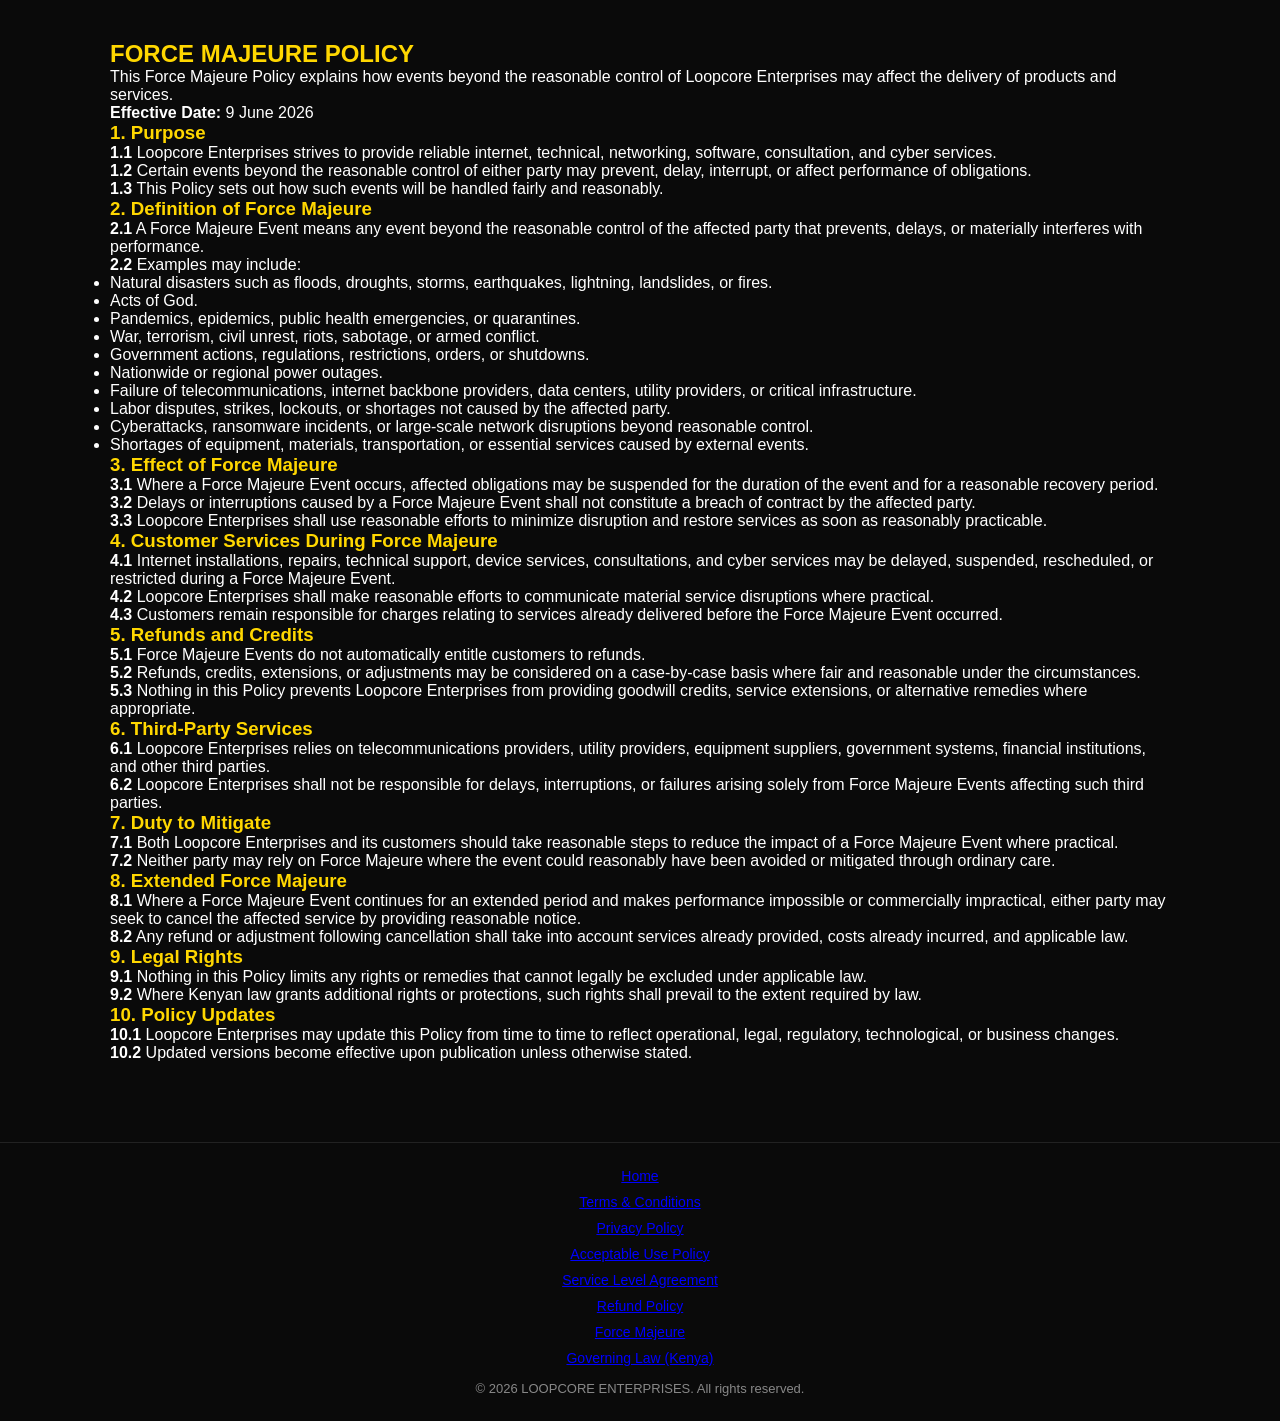
<file: force-majeure.html>
<!DOCTYPE html>
<html lang="en">

<head>
  <meta charset="UTF-8">
  <meta name="viewport" content="width=device-width, initial-scale=1.0">
  <title>Force Majeure | Loopcore Enterprises</title>
  <link rel="stylesheet" href="style.css">
</head>

<body>

  <section id="force-majeure">

    <div class="policy-page">

      <h1>FORCE MAJEURE POLICY</h1>

      <p>
        This Force Majeure Policy explains how events beyond the
        reasonable control of Loopcore Enterprises may affect the
        delivery of products and services.
      </p>

      <p>
        <strong>Effective Date:</strong> 9 June 2026
      </p>

      <h3>1. Purpose</h3>

      <p>
        <strong>1.1</strong> Loopcore Enterprises strives to
        provide reliable internet, technical, networking,
        software, consultation, and cyber services.
      </p>

      <p>
        <strong>1.2</strong> Certain events beyond the reasonable
        control of either party may prevent, delay, interrupt,
        or affect performance of obligations.
      </p>

      <p>
        <strong>1.3</strong> This Policy sets out how such events
        will be handled fairly and reasonably.
      </p>

      <h3>2. Definition of Force Majeure</h3>

      <p>
        <strong>2.1</strong> A Force Majeure Event means any
        event beyond the reasonable control of the affected
        party that prevents, delays, or materially interferes
        with performance.
      </p>

      <p>
        <strong>2.2</strong> Examples may include:
      </p>

      <ul>
        <li>Natural disasters such as floods, droughts, storms, earthquakes, lightning, landslides, or fires.</li>
        <li>Acts of God.</li>
        <li>Pandemics, epidemics, public health emergencies, or quarantines.</li>
        <li>War, terrorism, civil unrest, riots, sabotage, or armed conflict.</li>
        <li>Government actions, regulations, restrictions, orders, or shutdowns.</li>
        <li>Nationwide or regional power outages.</li>
        <li>Failure of telecommunications, internet backbone providers, data centers, utility providers, or critical
          infrastructure.</li>
        <li>Labor disputes, strikes, lockouts, or shortages not caused by the affected party.</li>
        <li>Cyberattacks, ransomware incidents, or large-scale network disruptions beyond reasonable control.</li>
        <li>Shortages of equipment, materials, transportation, or essential services caused by external events.</li>
      </ul>

      <h3>3. Effect of Force Majeure</h3>

      <p>
        <strong>3.1</strong> Where a Force Majeure Event occurs,
        affected obligations may be suspended for the duration
        of the event and for a reasonable recovery period.
      </p>

      <p>
        <strong>3.2</strong> Delays or interruptions caused by a
        Force Majeure Event shall not constitute a breach of
        contract by the affected party.
      </p>

      <p>
        <strong>3.3</strong> Loopcore Enterprises shall use
        reasonable efforts to minimize disruption and restore
        services as soon as reasonably practicable.
      </p>

      <h3>4. Customer Services During Force Majeure</h3>

      <p>
        <strong>4.1</strong> Internet installations, repairs,
        technical support, device services, consultations, and
        cyber services may be delayed, suspended, rescheduled,
        or restricted during a Force Majeure Event.
      </p>

      <p>
        <strong>4.2</strong> Loopcore Enterprises shall make
        reasonable efforts to communicate material service
        disruptions where practical.
      </p>

      <p>
        <strong>4.3</strong> Customers remain responsible for
        charges relating to services already delivered before
        the Force Majeure Event occurred.
      </p>

      <h3>5. Refunds and Credits</h3>

      <p>
        <strong>5.1</strong> Force Majeure Events do not
        automatically entitle customers to refunds.
      </p>

      <p>
        <strong>5.2</strong> Refunds, credits, extensions, or
        adjustments may be considered on a case-by-case basis
        where fair and reasonable under the circumstances.
      </p>

      <p>
        <strong>5.3</strong> Nothing in this Policy prevents
        Loopcore Enterprises from providing goodwill credits,
        service extensions, or alternative remedies where
        appropriate.
      </p>

      <h3>6. Third-Party Services</h3>

      <p>
        <strong>6.1</strong> Loopcore Enterprises relies on
        telecommunications providers, utility providers,
        equipment suppliers, government systems, financial
        institutions, and other third parties.
      </p>

      <p>
        <strong>6.2</strong> Loopcore Enterprises shall not be
        responsible for delays, interruptions, or failures
        arising solely from Force Majeure Events affecting such
        third parties.
      </p>

      <h3>7. Duty to Mitigate</h3>

      <p>
        <strong>7.1</strong> Both Loopcore Enterprises and its
        customers should take reasonable steps to reduce the
        impact of a Force Majeure Event where practical.
      </p>

      <p>
        <strong>7.2</strong> Neither party may rely on Force
        Majeure where the event could reasonably have been
        avoided or mitigated through ordinary care.
      </p>

      <h3>8. Extended Force Majeure</h3>

      <p>
        <strong>8.1</strong> Where a Force Majeure Event
        continues for an extended period and makes performance
        impossible or commercially impractical, either party
        may seek to cancel the affected service by providing
        reasonable notice.
      </p>

      <p>
        <strong>8.2</strong> Any refund or adjustment following
        cancellation shall take into account services already
        provided, costs already incurred, and applicable law.
      </p>

      <h3>9. Legal Rights</h3>

      <p>
        <strong>9.1</strong> Nothing in this Policy limits any
        rights or remedies that cannot legally be excluded under
        applicable law.
      </p>

      <p>
        <strong>9.2</strong> Where Kenyan law grants additional
        rights or protections, such rights shall prevail to the
        extent required by law.
      </p>

      <h3>10. Policy Updates</h3>

      <p>
        <strong>10.1</strong> Loopcore Enterprises may update
        this Policy from time to time to reflect operational,
        legal, regulatory, technological, or business changes.
      </p>

      <p>
        <strong>10.2</strong> Updated versions become effective
        upon publication unless otherwise stated.
      </p>

    </div>

  </section>

  <footer>

    <div class="footer-links">
      <a href="index.html">Home</a>
      <a href="terms.html">Terms & Conditions</a>
      <a href="privacy.html">Privacy Policy</a>
      <a href="aup.html">Acceptable Use Policy</a>
      <a href="sla.html">Service Level Agreement</a>
      <a href="refund.html">Refund Policy</a>
      <a href="force-majeure.html">Force Majeure</a>
      <a href="governing-law.html">Governing Law (Kenya)</a>
    </div>

    <div class="footer-copy">
      © 2026 LOOPCORE ENTERPRISES. All rights reserved.
    </div>

  </footer>

</body>

</html>
</file>
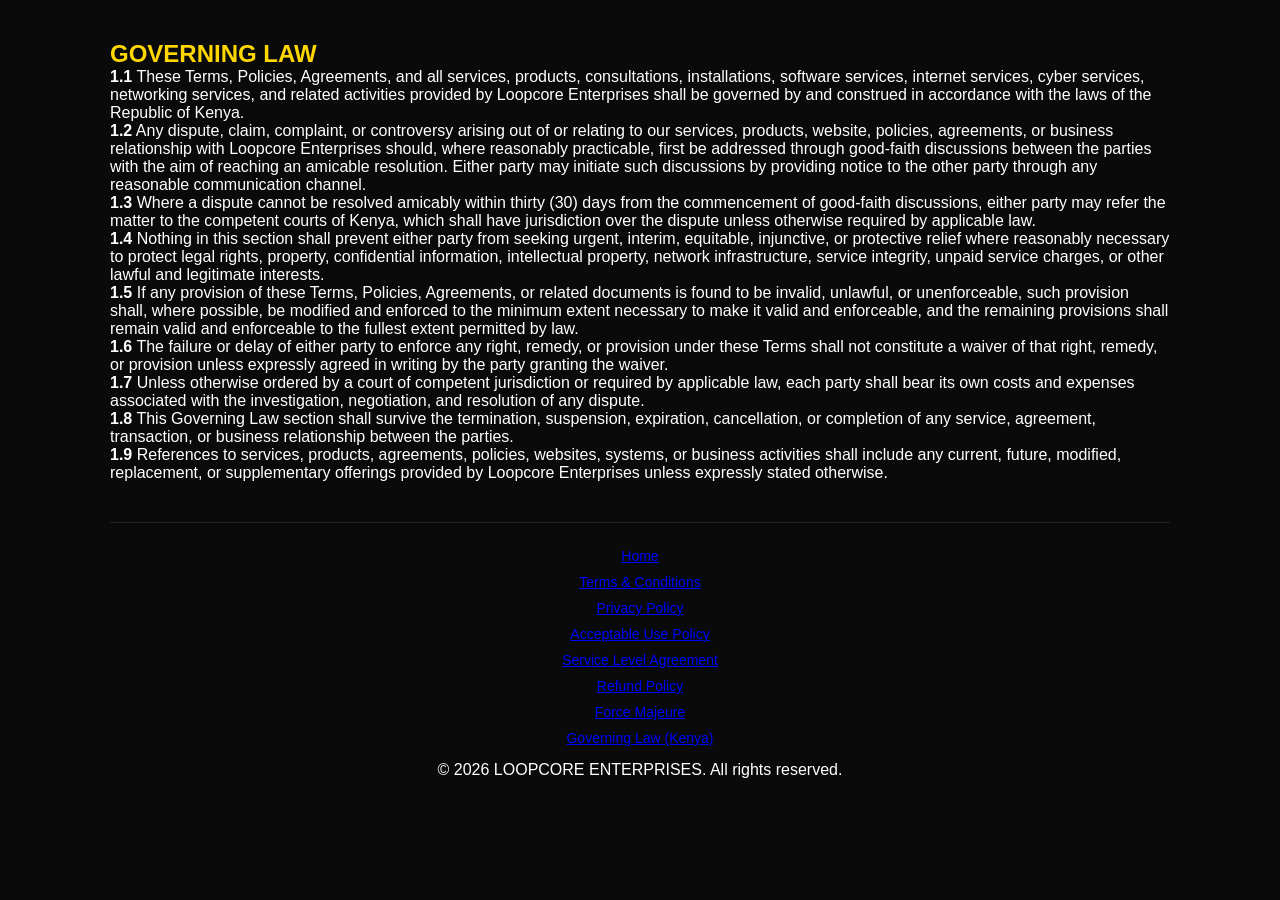
<file: governing-law.html>
<!DOCTYPE html>
<html lang="en">

<head>
    <meta charset="UTF-8">
    <meta name="viewport" content="width=device-width, initial-scale=1.0">
    <title>Governing law| Loopcore Enterprises</title>
    <link rel="stylesheet" href="style.css">
</head>

<body>

    <section id="governing-law">

        <div class="governing-law-page">

            <h1>GOVERNING LAW</h1>

            <p>
                <strong>1.1</strong> These Terms, Policies, Agreements, and all services, products, consultations,
                installations, software services, internet services, cyber services, networking services, and related
                activities provided by Loopcore Enterprises shall be governed by and construed in accordance with the
                laws of the Republic of Kenya.
            </p>

            <p>
                <strong>1.2</strong> Any dispute, claim, complaint, or controversy arising out of or relating to our
                services, products, website, policies, agreements, or business relationship with Loopcore Enterprises
                should, where reasonably practicable, first be addressed through good-faith discussions between the
                parties with the aim of reaching an amicable resolution. Either party may initiate such discussions by
                providing notice to the other party through any reasonable communication channel.
            </p>

            <p>
                <strong>1.3</strong> Where a dispute cannot be resolved amicably within thirty (30) days from the
                commencement of good-faith discussions, either party may refer the matter to the competent courts of
                Kenya, which shall have jurisdiction over the dispute unless otherwise required by applicable law.
            </p>

            <p>
                <strong>1.4</strong> Nothing in this section shall prevent either party from seeking urgent, interim,
                equitable, injunctive, or protective relief where reasonably necessary to protect legal rights,
                property, confidential information, intellectual property, network infrastructure, service integrity,
                unpaid service charges, or other lawful and legitimate interests.
            </p>

            <p>
                <strong>1.5</strong> If any provision of these Terms, Policies, Agreements, or related documents is
                found to be invalid, unlawful, or unenforceable, such provision shall, where possible, be modified and
                enforced to the minimum extent necessary to make it valid and enforceable, and the remaining provisions
                shall remain valid and enforceable to the fullest extent permitted by law.
            </p>

            <p>
                <strong>1.6</strong> The failure or delay of either party to enforce any right, remedy, or provision
                under these Terms shall not constitute a waiver of that right, remedy, or provision unless expressly
                agreed in writing by the party granting the waiver.
            </p>
            <p>
                <strong>1.7</strong> Unless otherwise ordered by a court of competent jurisdiction or required by
                applicable law, each party shall bear its own costs and expenses associated with the investigation,
                negotiation, and resolution of any dispute.
            </p>
            <p>
                <strong>1.8</strong> This Governing Law section shall survive the termination, suspension, expiration,
                cancellation, or completion of any service, agreement, transaction, or business relationship between the
                parties.
            </p>
            <p>
                <strong>1.9</strong> References to services, products, agreements, policies, websites, systems, or
                business activities shall include any current, future, modified, replacement, or supplementary offerings
                provided by Loopcore Enterprises unless expressly stated otherwise.
            </p>

            <footer>
                <div class="footer-links">
                    <a href="index.html">Home</a>
                    <a href="terms.html">Terms & Conditions</a>
                    <a href="privacy.html">Privacy Policy</a>
                    <a href="aup.html">Acceptable Use Policy</a>
                    <a href="sla.html">Service Level Agreement</a>
                    <a href="refund.html">Refund Policy</a>
                    <a href="force-majeure.html">Force Majeure</a>
                    <a href="governing-law.html">Governing Law (Kenya)</a>
                </div>

                © 2026 LOOPCORE ENTERPRISES. All rights reserved.
            </footer>

        </div>
</body>

</html>
</file>
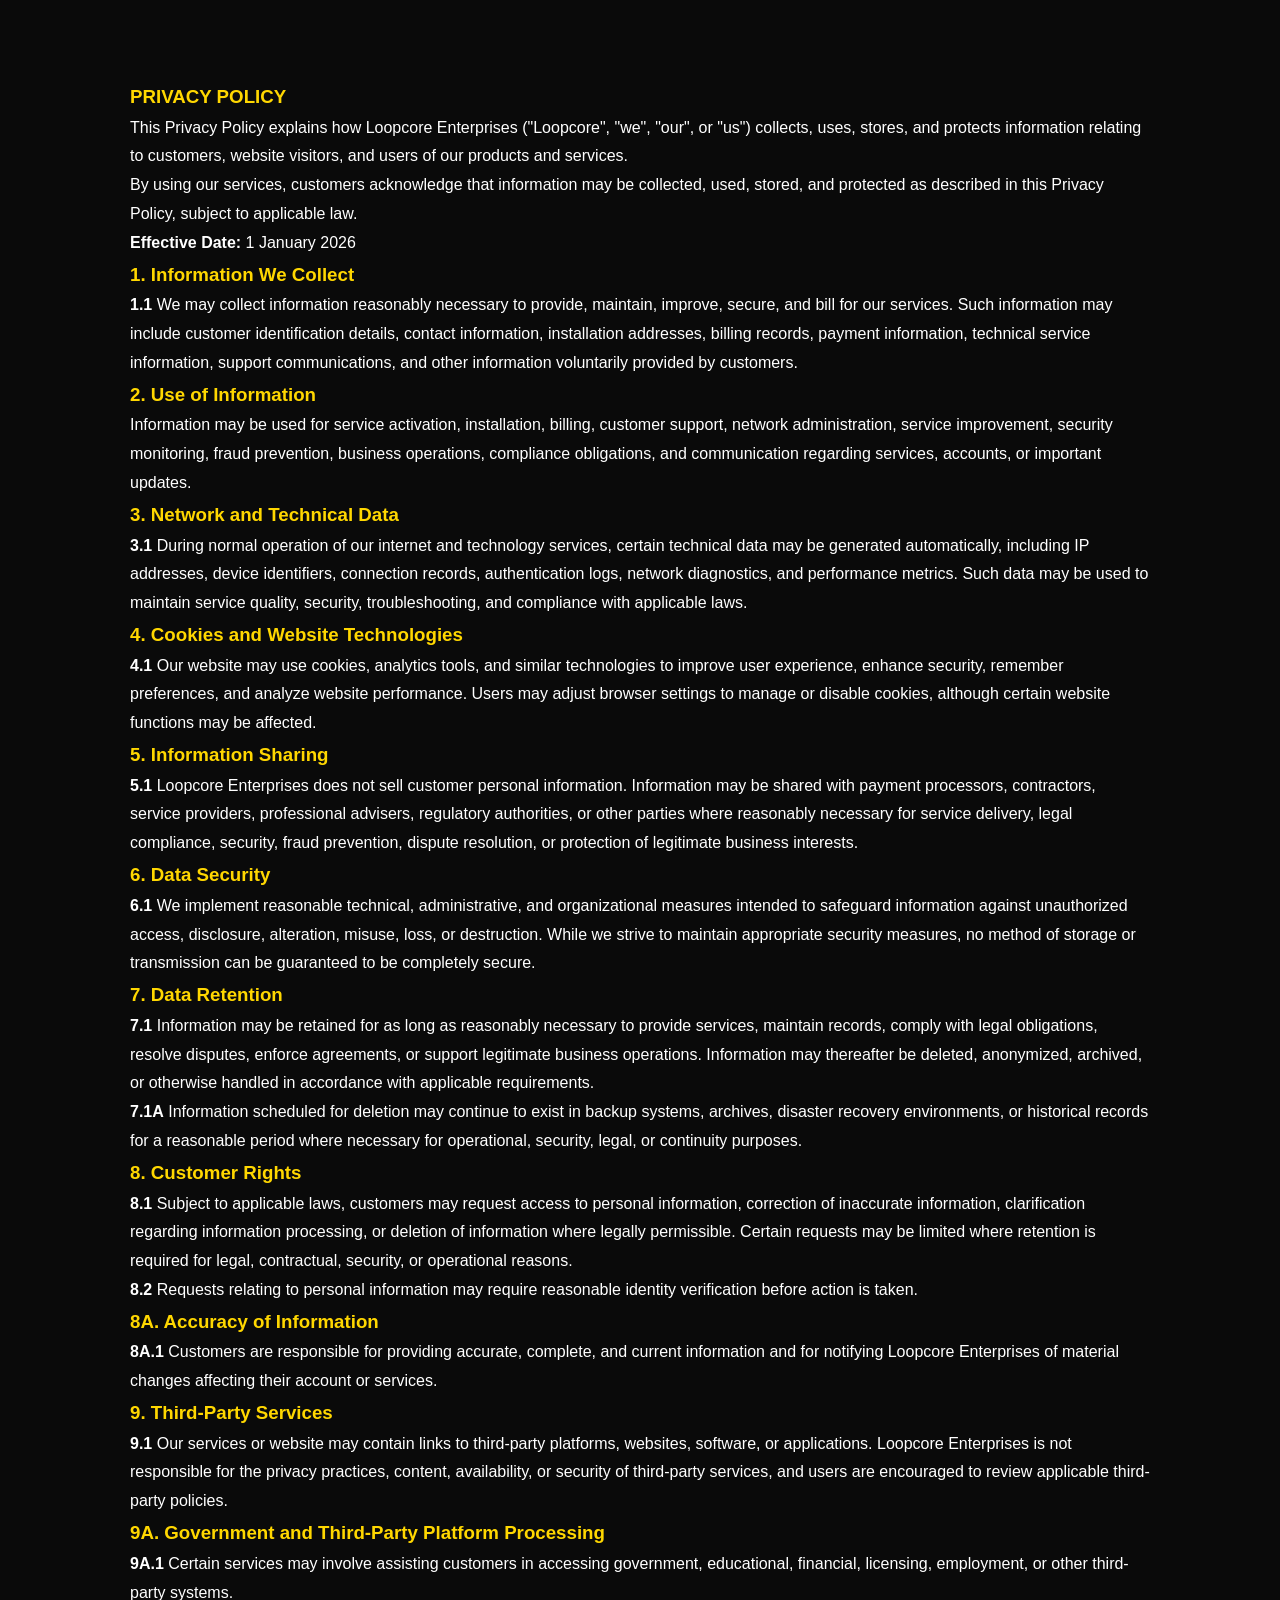
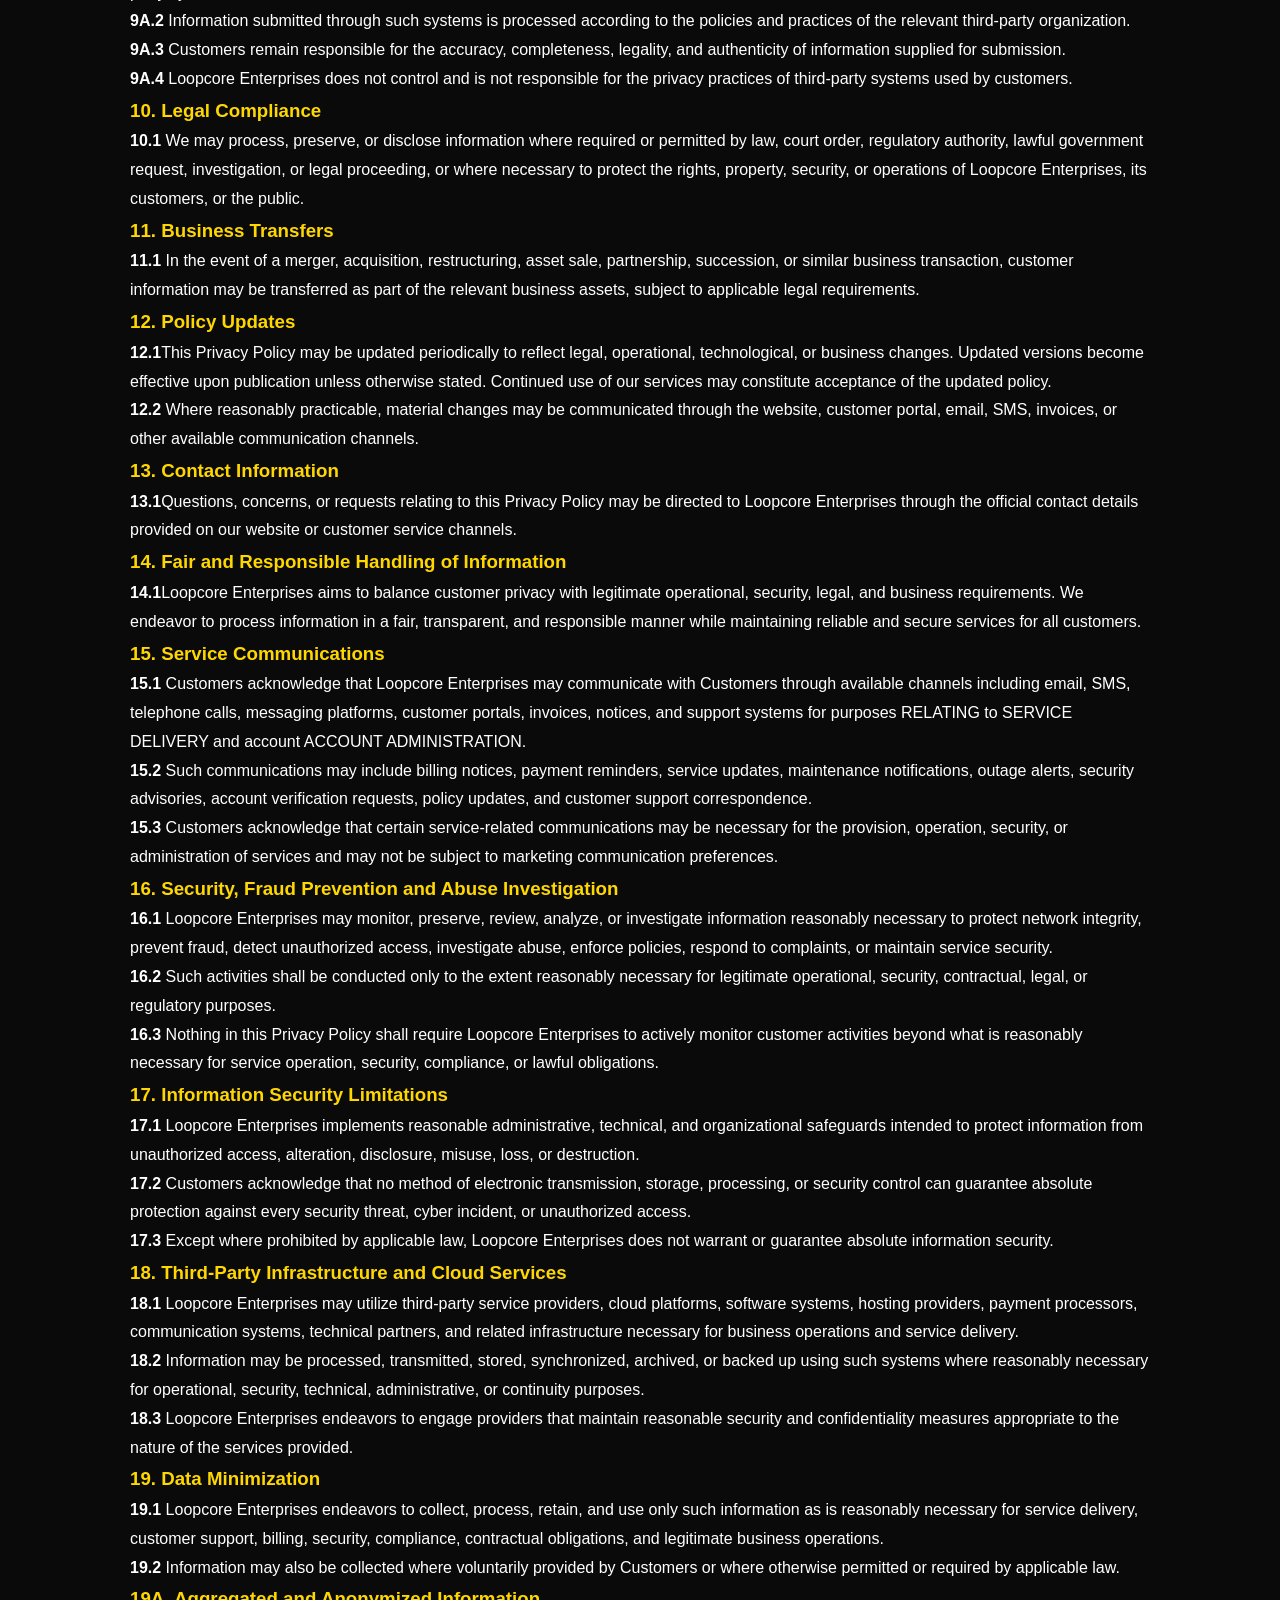
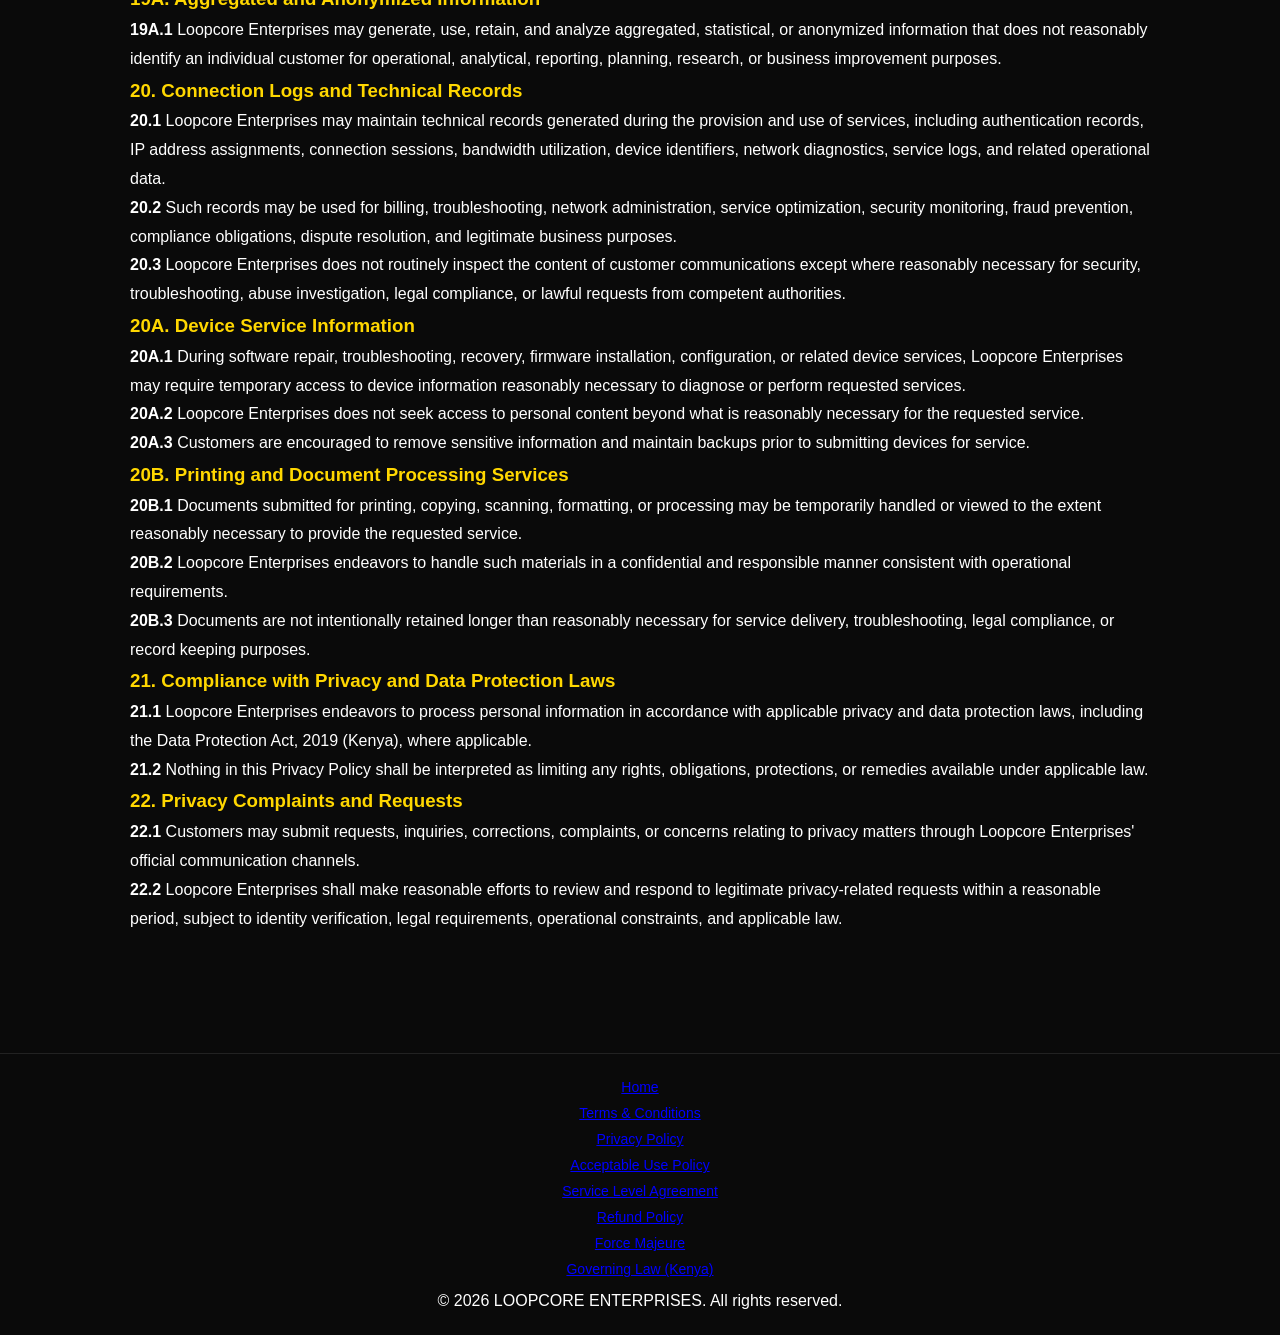
<file: privacy.html>
<!DOCTYPE html>
<html lang="en">

<head>
    <meta charset="UTF-8">
    <meta name="viewport" content="width=device-width, initial-scale=1.0">
    <title>Privacy Policy | Loopcore Enterprises</title>

    <link rel="stylesheet" href="style.css">
</head>

<body>

    <section id="privacy-policy">

        <div style="line-height:1.8;">
            <section>

                <h1>PRIVACY POLICY</h1>

                <p>
                    This Privacy Policy explains how Loopcore Enterprises
                    ("Loopcore", "we", "our", or "us") collects, uses,
                    stores, and protects information relating to customers,
                    website visitors, and users of our products and services.
                </p>

                <p>
                    By using our services, customers acknowledge that
                    information may be collected, used, stored, and
                    protected as described in this Privacy Policy, subject
                    to applicable law.
                </p>
                <p><strong>Effective Date:</strong> 1 January 2026</p>
                <h3>1. Information We Collect</h3>
                <p>
                    <strong>1.1</strong> We may collect information reasonably necessary to provide, maintain, improve,
                    secure,
                    and bill for our services. Such information may include customer identification details,
                    contact information, installation addresses, billing records, payment information,
                    technical service information, support communications, and other information voluntarily
                    provided by customers.
                </p>

                <h3>2. Use of Information</h3>
                <p>
                    Information may be used for service activation, installation, billing, customer support,
                    network administration, service improvement, security monitoring, fraud prevention,
                    business operations, compliance obligations, and communication regarding services,
                    accounts, or important updates.
                </p>

                <h3>3. Network and Technical Data</h3>
                <p>
                    <strong>3.1</strong> During normal operation of our internet and technology services, certain
                    technical data
                    may be generated automatically, including IP addresses, device identifiers, connection
                    records, authentication logs, network diagnostics, and performance metrics. Such data
                    may be used to maintain service quality, security, troubleshooting, and compliance with
                    applicable laws.
                </p>

                <h3>4. Cookies and Website Technologies</h3>
                <p>
                    <strong>4.1</strong> Our website may use cookies, analytics tools, and similar technologies to
                    improve user
                    experience, enhance security, remember preferences, and analyze website performance.
                    Users may adjust browser settings to manage or disable cookies, although certain website
                    functions may be affected.
                </p>

                <h3>5. Information Sharing</h3>
                <p>
                    <strong>5.1</strong> Loopcore Enterprises does not sell customer personal information. Information
                    may be
                    shared with payment processors, contractors, service providers, professional advisers,
                    regulatory authorities, or other parties where reasonably necessary for service delivery,
                    legal compliance, security, fraud prevention, dispute resolution, or protection of
                    legitimate business interests.
                </p>

                <h3>6. Data Security</h3>
                <p>
                    <strong>6.1</strong> We implement reasonable technical, administrative, and organizational measures
                    intended
                    to safeguard information against unauthorized access, disclosure, alteration, misuse,
                    loss, or destruction. While we strive to maintain appropriate security measures, no
                    method of storage or transmission can be guaranteed to be completely secure.
                </p>

                <h3>7. Data Retention</h3>
                <p>
                    <strong>7.1</strong> Information may be retained for as long as reasonably necessary to provide
                    services,
                    maintain records, comply with legal obligations, resolve disputes, enforce agreements,
                    or support legitimate business operations. Information may thereafter be deleted,
                    anonymized, archived, or otherwise handled in accordance with applicable requirements.
                </p>
                <p>
                    <strong>7.1A</strong> Information scheduled for deletion may continue to
                    exist in backup systems, archives, disaster recovery environments, or
                    historical records for a reasonable period where necessary for operational,
                    security, legal, or continuity purposes.
                </p>

                <h3>8. Customer Rights</h3>
                <p>
                    <strong>8.1</strong> Subject to applicable laws, customers may request access to personal
                    information,
                    correction of inaccurate information, clarification regarding information processing,
                    or deletion of information where legally permissible. Certain requests may be limited
                    where retention is required for legal, contractual, security, or operational reasons.
                </p>
                <p>
                    <strong>8.2</strong> Requests relating to personal
                    information may require reasonable identity
                    verification before action is taken.
                </p>
                <h3>8A. Accuracy of Information</h3>

                <p>
                    <strong>8A.1</strong> Customers are responsible for providing accurate,
                    complete, and current information and for notifying Loopcore Enterprises
                    of material changes affecting their account or services.
                </p>
                <h3>9. Third-Party Services</h3>
                <p>
                    <strong>9.1</strong> Our services or website may contain links to third-party platforms, websites,
                    software,
                    or applications. Loopcore Enterprises is not responsible for the privacy practices,
                    content, availability, or security of third-party services, and users are encouraged
                    to review applicable third-party policies.
                </p>
                <h3>9A. Government and Third-Party Platform Processing</h3>

                <p>
                    <strong>9A.1</strong> Certain services may involve
                    assisting customers in accessing government,
                    educational, financial, licensing, employment, or other
                    third-party systems.
                </p>

                <p>
                    <strong>9A.2</strong> Information submitted through such
                    systems is processed according to the policies and
                    practices of the relevant third-party organization.
                </p>

                <p>
                    <strong>9A.3</strong> Customers remain responsible for
                    the accuracy, completeness, legality, and authenticity
                    of information supplied for submission.
                </p>

                <p>
                    <strong>9A.4</strong> Loopcore Enterprises does not
                    control and is not responsible for the privacy
                    practices of third-party systems used by customers.
                </p>
                <h3>10. Legal Compliance</h3>
                <p>
                    <strong>10.1</strong> We may process, preserve, or disclose information where required or permitted
                    by law,
                    court order, regulatory authority, lawful government request, investigation, or legal
                    proceeding, or where necessary to protect the rights, property, security, or operations
                    of Loopcore Enterprises, its customers, or the public.
                </p>

                <h3>11. Business Transfers</h3>
                <p>
                    <strong>11.1</strong> In the event of a merger, acquisition, restructuring, asset sale, partnership,
                    succession, or similar business transaction, customer information may be transferred
                    as part of the relevant business assets, subject to applicable legal requirements.
                </p>

                <h3>12. Policy Updates</h3>
                <p>
                    <strong>12.1</strong>This Privacy Policy may be updated periodically to reflect legal, operational,
                    technological, or business changes. Updated versions become effective upon publication
                    unless otherwise stated. Continued use of our services may constitute acceptance of
                    the updated policy.
                </p>
                <p>
                    <strong>12.2</strong> Where reasonably practicable,
                    material changes may be communicated through the
                    website, customer portal, email, SMS, invoices, or
                    other available communication channels.
                </p>
                <h3>13. Contact Information</h3>
                <p>
                    <strong>13.1</strong>Questions, concerns, or requests relating to this Privacy Policy may be
                    directed to
                    Loopcore Enterprises through the official contact details provided on our website or
                    customer service channels.
                </p>

                <h3>14. Fair and Responsible Handling of Information</h3>
                <p>
                    <strong>14.1</strong>Loopcore Enterprises aims to balance customer privacy with legitimate
                    operational,
                    security, legal, and business requirements. We endeavor to process information in a
                    fair, transparent, and responsible manner while maintaining reliable and secure services
                    for all customers.
                </p>
                <h3>15. Service Communications</h3>

                <p>
                    <strong>15.1</strong> Customers acknowledge that Loopcore Enterprises may communicate with Customers
                    through
                    available channels including email, SMS, telephone calls, messaging platforms,
                    customer portals, invoices, notices, and support systems for purposes RELATING
                    to SERVICE DELIVERY and account ACCOUNT ADMINISTRATION.
                </p>

                <p>
                    <strong>15.2</strong> Such communications may include billing notices, payment
                    reminders, service updates, maintenance notifications, outage alerts, security
                    advisories, account verification requests, policy updates, and customer support
                    correspondence.
                </p>

                <p>
                    <strong>15.3</strong> Customers acknowledge that certain service-related
                    communications may be necessary for the provision, operation, security, or
                    administration of services and may not be subject to marketing communication
                    preferences.
                </p>

                <h3>16. Security, Fraud Prevention and Abuse Investigation</h3>

                <p>
                    <strong>16.1</strong> Loopcore Enterprises may monitor, preserve, review,
                    analyze, or investigate information reasonably necessary to protect network
                    integrity, prevent fraud, detect unauthorized access, investigate abuse,
                    enforce policies, respond to complaints, or maintain service security.
                </p>

                <p>
                    <strong>16.2</strong> Such activities shall be conducted only to the extent
                    reasonably necessary for legitimate operational, security, contractual,
                    legal, or regulatory purposes.
                </p>

                <p>
                    <strong>16.3</strong> Nothing in this Privacy Policy shall require Loopcore
                    Enterprises to actively monitor customer activities beyond what is reasonably
                    necessary for service operation, security, compliance, or lawful obligations.
                </p>

                <h3>17. Information Security Limitations</h3>

                <p>
                    <strong>17.1</strong> Loopcore Enterprises implements reasonable
                    administrative, technical, and organizational safeguards intended to protect
                    information from unauthorized access, alteration, disclosure, misuse, loss,
                    or destruction.
                </p>

                <p>
                    <strong>17.2</strong> Customers acknowledge that no method of electronic
                    transmission, storage, processing, or security control can guarantee absolute
                    protection against every security threat, cyber incident, or unauthorized access.
                </p>

                <p>
                    <strong>17.3</strong> Except where prohibited by applicable law, Loopcore
                    Enterprises does not warrant or guarantee absolute information security.
                </p>

                <h3>18. Third-Party Infrastructure and Cloud Services</h3>

                <p>
                    <strong>18.1</strong> Loopcore Enterprises may utilize third-party service
                    providers, cloud platforms, software systems, hosting providers, payment
                    processors, communication systems, technical partners, and related
                    infrastructure necessary for business operations and service delivery.
                </p>

                <p>
                    <strong>18.2</strong> Information may be processed, transmitted, stored,
                    synchronized, archived, or backed up using such systems where reasonably
                    necessary for operational, security, technical, administrative, or continuity
                    purposes.
                </p>

                <p>
                    <strong>18.3</strong> Loopcore Enterprises endeavors to engage providers
                    that maintain reasonable security and confidentiality measures appropriate
                    to the nature of the services provided.
                </p>

                <h3>19. Data Minimization</h3>

                <p>
                    <strong>19.1</strong> Loopcore Enterprises endeavors to collect, process,
                    retain, and use only such information as is reasonably necessary for service
                    delivery, customer support, billing, security, compliance, contractual
                    obligations, and legitimate business operations.
                </p>

                <p>
                    <strong>19.2</strong> Information may also be collected where voluntarily
                    provided by Customers or where otherwise permitted or required by applicable law.
                </p>
                <h3>19A. Aggregated and Anonymized Information</h3>

                <p>
                    <strong>19A.1</strong> Loopcore Enterprises may generate, use, retain,
                    and analyze aggregated, statistical, or anonymized information that does
                    not reasonably identify an individual customer for operational, analytical,
                    reporting, planning, research, or business improvement purposes.
                </p>

                <h3>20. Connection Logs and Technical Records</h3>

                <p>
                    <strong>20.1</strong> Loopcore Enterprises may maintain technical records
                    generated during the provision and use of services, including authentication
                    records, IP address assignments, connection sessions, bandwidth utilization,
                    device identifiers, network diagnostics, service logs, and related operational data.
                </p>

                <p>
                    <strong>20.2</strong> Such records may be used for billing, troubleshooting,
                    network administration, service optimization, security monitoring, fraud
                    prevention, compliance obligations, dispute resolution, and legitimate
                    business purposes.
                </p>

                <p>
                    <strong>20.3</strong> Loopcore Enterprises does not routinely inspect the
                    content of customer communications except where reasonably necessary for
                    security, troubleshooting, abuse investigation, legal compliance, or lawful
                    requests from competent authorities.
                </p>
                <h3>20A. Device Service Information</h3>

                <p>
                    <strong>20A.1</strong> During software repair,
                    troubleshooting, recovery, firmware installation,
                    configuration, or related device services, Loopcore
                    Enterprises may require temporary access to device
                    information reasonably necessary to diagnose or perform
                    requested services.
                </p>

                <p>
                    <strong>20A.2</strong> Loopcore Enterprises does not
                    seek access to personal content beyond what is
                    reasonably necessary for the requested service.
                </p>

                <p>
                    <strong>20A.3</strong> Customers are encouraged to
                    remove sensitive information and maintain backups prior
                    to submitting devices for service.
                </p>
                <h3>20B. Printing and Document Processing Services</h3>

                <p>
                    <strong>20B.1</strong> Documents submitted for printing,
                    copying, scanning, formatting, or processing may be
                    temporarily handled or viewed to the extent reasonably
                    necessary to provide the requested service.
                </p>

                <p>
                    <strong>20B.2</strong> Loopcore Enterprises endeavors to
                    handle such materials in a confidential and responsible
                    manner consistent with operational requirements.
                </p>

                <p>
                    <strong>20B.3</strong> Documents are not intentionally
                    retained longer than reasonably necessary for service
                    delivery, troubleshooting, legal compliance, or record
                    keeping purposes.
                </p>
                <h3>21. Compliance with Privacy and Data Protection Laws</h3>

                <p>
                    <strong>21.1</strong> Loopcore Enterprises endeavors to process personal
                    information in accordance with applicable privacy and data protection laws,
                    including the Data Protection Act, 2019 (Kenya), where applicable.
                </p>

                <p>
                    <strong>21.2</strong> Nothing in this Privacy Policy shall be interpreted as
                    limiting any rights, obligations, protections, or remedies available under
                    applicable law.
                </p>

                <h3>22. Privacy Complaints and Requests</h3>

                <p>
                    <strong>22.1</strong> Customers may submit requests, inquiries, corrections,
                    complaints, or concerns relating to privacy matters through Loopcore
                    Enterprises' official communication channels.
                </p>

                <p>
                    <strong>22.2</strong> Loopcore Enterprises shall make reasonable efforts to
                    review and respond to legitimate privacy-related requests within a reasonable
                    period, subject to identity verification, legal requirements, operational
                    constraints, and applicable law.
                </p>
            </section>
        </div>
    </section>

    <footer>
        <div class="footer-links">
            <a href="index.html">Home</a>
            <a href="terms.html">Terms & Conditions</a>
            <a href="privacy.html">Privacy Policy</a>
            <a href="aup.html">Acceptable Use Policy</a>
            <a href="sla.html">Service Level Agreement</a>
            <a href="refund.html">Refund Policy</a>
            <a href="force-majeure.html">Force Majeure</a>
            <a href="governing-law.html">Governing Law (Kenya)</a>
        </div>

        © 2026 LOOPCORE ENTERPRISES. All rights reserved.
    </footer>

</body>

</html>
</file>
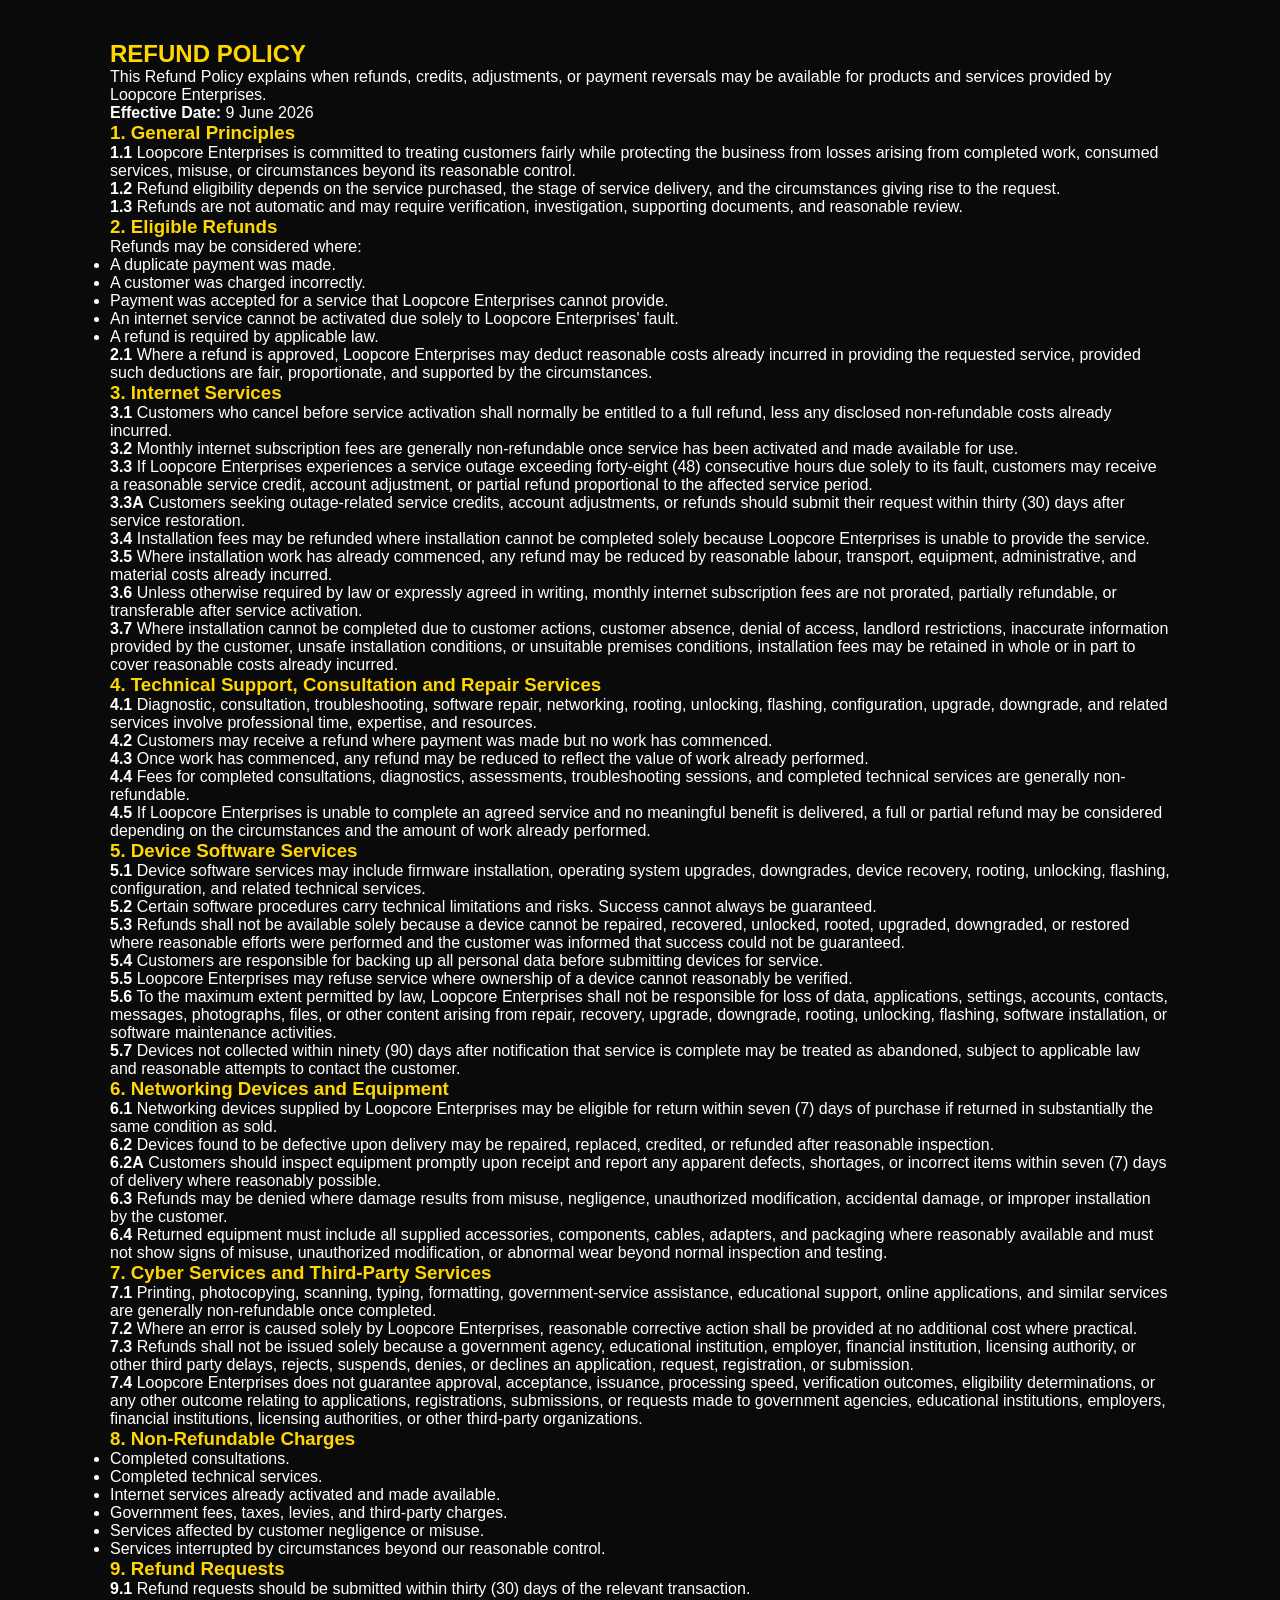
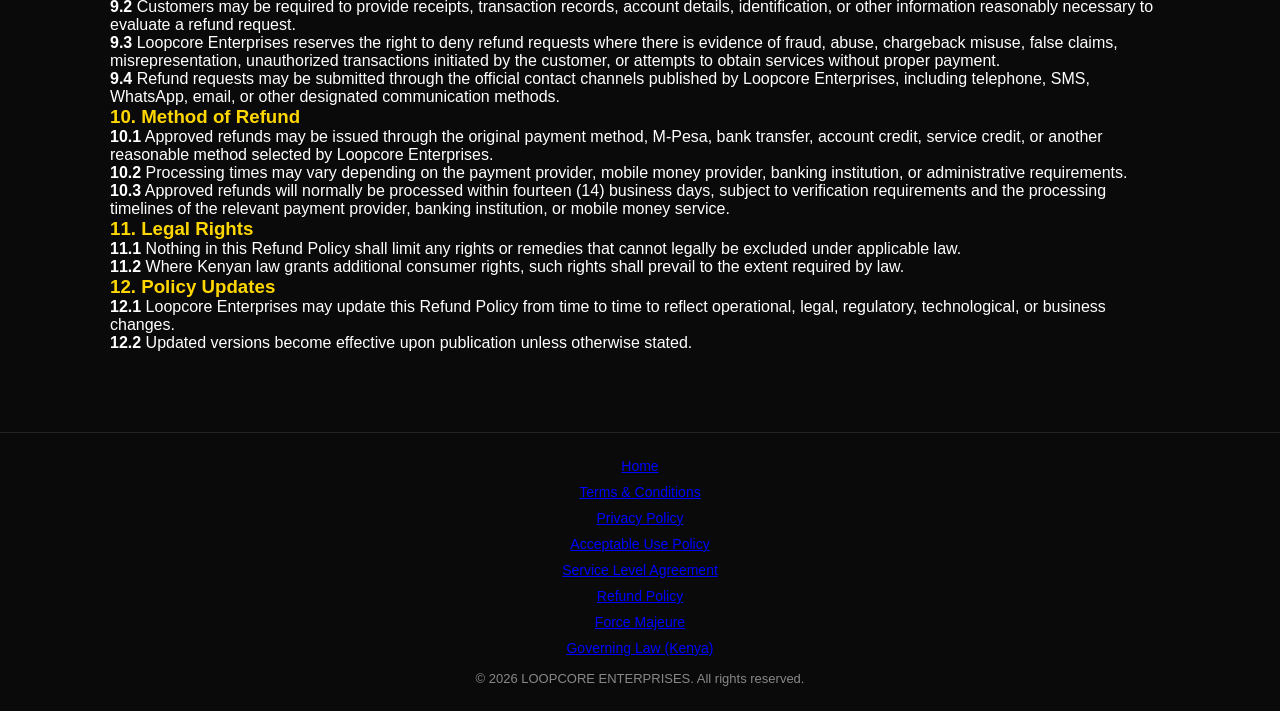
<file: refund.html>
<!DOCTYPE html>
<html lang="en">

<head>
  <meta charset="UTF-8">
  <meta name="viewport" content="width=device-width, initial-scale=1.0">
  <title>Refund Policy | Loopcore Enterprises</title>
  <link rel="stylesheet" href="style.css">
</head>

<body>

  <section id="refund-policy">

    <div class="refund-policy">

      <h1>REFUND POLICY</h1>

      <p>
        This Refund Policy explains when refunds, credits,
        adjustments, or payment reversals may be available for
        products and services provided by Loopcore Enterprises.
      </p>

      <p>
        <strong>Effective Date:</strong> 9 June 2026
      </p>

      <h3>1. General Principles</h3>

      <p>
        <strong>1.1</strong> Loopcore Enterprises is committed to
        treating customers fairly while protecting the business
        from losses arising from completed work, consumed services,
        misuse, or circumstances beyond its reasonable control.
      </p>

      <p>
        <strong>1.2</strong> Refund eligibility depends on the
        service purchased, the stage of service delivery, and the
        circumstances giving rise to the request.
      </p>

      <p>
        <strong>1.3</strong> Refunds are not automatic and may
        require verification, investigation, supporting documents,
        and reasonable review.
      </p>

      <h3>2. Eligible Refunds</h3>

      <p>
        Refunds may be considered where:
      </p>

      <ul>
        <li>A duplicate payment was made.</li>
        <li>A customer was charged incorrectly.</li>
        <li>Payment was accepted for a service that Loopcore Enterprises cannot provide.</li>
        <li>An internet service cannot be activated due solely to Loopcore Enterprises' fault.</li>
        <li>A refund is required by applicable law.</li>
      </ul>
      <p>
        <strong>2.1</strong> Where a refund is approved, Loopcore
        Enterprises may deduct reasonable costs already incurred in
        providing the requested service, provided such deductions are
        fair, proportionate, and supported by the circumstances.
      </p>
      <h3>3. Internet Services</h3>

      <p>
        <strong>3.1</strong> Customers who cancel before service
        activation shall normally be entitled to a full refund,
        less any disclosed non-refundable costs already incurred.
      </p>

      <p>
        <strong>3.2</strong> Monthly internet subscription fees
        are generally non-refundable once service has been
        activated and made available for use.
      </p>

      <p>
        <strong>3.3</strong> If Loopcore Enterprises experiences
        a service outage exceeding forty-eight (48) consecutive
        hours due solely to its fault, customers may receive a
        reasonable service credit, account adjustment, or partial
        refund proportional to the affected service period.
      </p>
      <p> <strong>3.3A</strong> Customers seeking outage-related service credits, account adjustments, or refunds should
        submit their request within thirty (30) days after service restoration. </p>

      <p>
        <strong>3.4</strong> Installation fees may be refunded
        where installation cannot be completed solely because
        Loopcore Enterprises is unable to provide the service.
      </p>

      <p>
        <strong>3.5</strong> Where installation work has already
        commenced, any refund may be reduced by reasonable labour,
        transport, equipment, administrative, and material costs
        already incurred.
      </p>
      <p> <strong>3.6</strong> Unless otherwise required by law or expressly agreed in writing, monthly internet
        subscription fees are not prorated, partially refundable, or transferable after service activation. </p>
      <p> <strong>3.7</strong> Where installation cannot be completed due to customer actions, customer absence, denial
        of access, landlord restrictions, inaccurate information provided by the customer, unsafe installation
        conditions, or unsuitable premises conditions, installation fees may be retained in whole or in part to cover
        reasonable costs already incurred. </p>

      <h3>4. Technical Support, Consultation and Repair Services</h3>

      <p>
        <strong>4.1</strong> Diagnostic, consultation,
        troubleshooting, software repair, networking, rooting,
        unlocking, flashing, configuration, upgrade, downgrade,
        and related services involve professional time, expertise,
        and resources.
      </p>

      <p>
        <strong>4.2</strong> Customers may receive a refund where
        payment was made but no work has commenced.
      </p>

      <p>
        <strong>4.3</strong> Once work has commenced, any refund
        may be reduced to reflect the value of work already
        performed.
      </p>

      <p>
        <strong>4.4</strong> Fees for completed consultations,
        diagnostics, assessments, troubleshooting sessions, and
        completed technical services are generally non-refundable.
      </p>

      <p>
        <strong>4.5</strong> If Loopcore Enterprises is unable to
        complete an agreed service and no meaningful benefit is
        delivered, a full or partial refund may be considered
        depending on the circumstances and the amount of work
        already performed.
      </p>

      <h3>5. Device Software Services</h3>

      <p>
        <strong>5.1</strong> Device software services may include
        firmware installation, operating system upgrades,
        downgrades, device recovery, rooting, unlocking,
        flashing, configuration, and related technical services.
      </p>

      <p>
        <strong>5.2</strong> Certain software procedures carry
        technical limitations and risks. Success cannot always be
        guaranteed.
      </p>

      <p>
        <strong>5.3</strong> Refunds shall not be available solely
        because a device cannot be repaired, recovered, unlocked,
        rooted, upgraded, downgraded, or restored where reasonable
        efforts were performed and the customer was informed that
        success could not be guaranteed.
      </p>

      <p>
        <strong>5.4</strong> Customers are responsible for backing
        up all personal data before submitting devices for service.
      </p>
      <p>
        <strong>5.5</strong> Loopcore Enterprises may refuse service
        where ownership of a device cannot reasonably be verified.
      </p>

      <p>
        <strong>5.6</strong> To the maximum extent permitted by law,
        Loopcore Enterprises shall not be responsible for loss of
        data, applications, settings, accounts, contacts, messages,
        photographs, files, or other content arising from repair,
        recovery, upgrade, downgrade, rooting, unlocking, flashing,
        software installation, or software maintenance activities.
      </p>
      <p>
        <strong>5.7</strong> Devices not collected within ninety (90)
        days after notification that service is complete may be
        treated as abandoned, subject to applicable law and reasonable
        attempts to contact the customer.
      </p>
      <h3>6. Networking Devices and Equipment</h3>

      <p>
        <strong>6.1</strong> Networking devices supplied by
        Loopcore Enterprises may be eligible for return within
        seven (7) days of purchase if returned in substantially
        the same condition as sold.
      </p>

      <p>
        <strong>6.2</strong> Devices found to be defective upon
        delivery may be repaired, replaced, credited, or refunded
        after reasonable inspection.
      </p>
      <p>
        <strong>6.2A</strong> Customers should inspect equipment
        promptly upon receipt and report any apparent defects,
        shortages, or incorrect items within seven (7) days of
        delivery where reasonably possible.
      </p>
      <p>
        <strong>6.3</strong> Refunds may be denied where damage
        results from misuse, negligence, unauthorized modification,
        accidental damage, or improper installation by the customer.
      </p>
      <p>
        <strong>6.4</strong> Returned equipment must include all
        supplied accessories, components, cables, adapters, and
        packaging where reasonably available and must not show
        signs of misuse, unauthorized modification, or abnormal
        wear beyond normal inspection and testing.
      </p>

      <h3>7. Cyber Services and Third-Party Services</h3>

      <p>
        <strong>7.1</strong> Printing, photocopying, scanning,
        typing, formatting, government-service assistance,
        educational support, online applications, and similar
        services are generally non-refundable once completed.
      </p>

      <p>
        <strong>7.2</strong> Where an error is caused solely by
        Loopcore Enterprises, reasonable corrective action shall
        be provided at no additional cost where practical.
      </p>

      <p>
        <strong>7.3</strong> Refunds shall not be issued solely
        because a government agency, educational institution,
        employer, financial institution, licensing authority, or
        other third party delays, rejects, suspends, denies, or
        declines an application, request, registration, or
        submission.
      </p>
      <p>
        <strong>7.4</strong> Loopcore Enterprises does not guarantee
        approval, acceptance, issuance, processing speed,
        verification outcomes, eligibility determinations, or
        any other outcome relating to applications, registrations,
        submissions, or requests made to government agencies,
        educational institutions, employers, financial institutions,
        licensing authorities, or other third-party organizations.
      </p>
      <h3>8. Non-Refundable Charges</h3>

      <ul>
        <li>Completed consultations.</li>
        <li>Completed technical services.</li>
        <li>Internet services already activated and made available.</li>
        <li>Government fees, taxes, levies, and third-party charges.</li>
        <li>Services affected by customer negligence or misuse.</li>
        <li>Services interrupted by circumstances beyond our reasonable control.</li>
      </ul>

      <h3>9. Refund Requests</h3>

      <p>
        <strong>9.1</strong> Refund requests should be submitted
        within thirty (30) days of the relevant transaction.
      </p>

      <p>
        <strong>9.2</strong> Customers may be required to provide
        receipts, transaction records, account details,
        identification, or other information reasonably necessary
        to evaluate a refund request.
      </p>
      <p>
        <strong>9.3</strong> Loopcore Enterprises reserves the right
        to deny refund requests where there is evidence of fraud,
        abuse, chargeback misuse, false claims, misrepresentation,
        unauthorized transactions initiated by the customer, or
        attempts to obtain services without proper payment.
      </p>
      <p>
        <strong>9.4</strong> Refund requests may be submitted through
        the official contact channels published by Loopcore
        Enterprises, including telephone, SMS, WhatsApp, email, or
        other designated communication methods.
      </p>
      <h3>10. Method of Refund</h3>

      <p>
        <strong>10.1</strong> Approved refunds may be issued
        through the original payment method, M-Pesa, bank transfer,
        account credit, service credit, or another reasonable
        method selected by Loopcore Enterprises.
      </p>

      <p>
        <strong>10.2</strong> Processing times may vary depending
        on the payment provider, mobile money provider, banking
        institution, or administrative requirements.
      </p>

      <p>
        <strong>10.3</strong> Approved refunds will normally be
        processed within fourteen (14) business days, subject to
        verification requirements and the processing timelines of
        the relevant payment provider, banking institution, or
        mobile money service.
      </p>
      <h3>11. Legal Rights</h3>

      <p>
        <strong>11.1</strong> Nothing in this Refund Policy shall
        limit any rights or remedies that cannot legally be
        excluded under applicable law.
      </p>

      <p>
        <strong>11.2</strong> Where Kenyan law grants additional
        consumer rights, such rights shall prevail to the extent
        required by law.
      </p>

      <h3>12. Policy Updates</h3>

      <p>
        <strong>12.1</strong> Loopcore Enterprises may update this
        Refund Policy from time to time to reflect operational,
        legal, regulatory, technological, or business changes.
      </p>

      <p>
        <strong>12.2</strong> Updated versions become effective
        upon publication unless otherwise stated.
      </p>

    </div>

  </section>
  <footer>

    <div class="footer-links">
      <a href="index.html">Home</a>
      <a href="terms.html">Terms & Conditions</a>
      <a href="privacy.html">Privacy Policy</a>
      <a href="aup.html">Acceptable Use Policy</a>
      <a href="sla.html">Service Level Agreement</a>
      <a href="refund.html">Refund Policy</a>
      <a href="force-majeure.html">Force Majeure</a>
      <a href="governing-law.html">Governing Law (Kenya)</a>
    </div>

    <div class="footer-copy">
      © 2026 LOOPCORE ENTERPRISES. All rights reserved.
    </div>

  </footer>

</body>

</html>
</file>
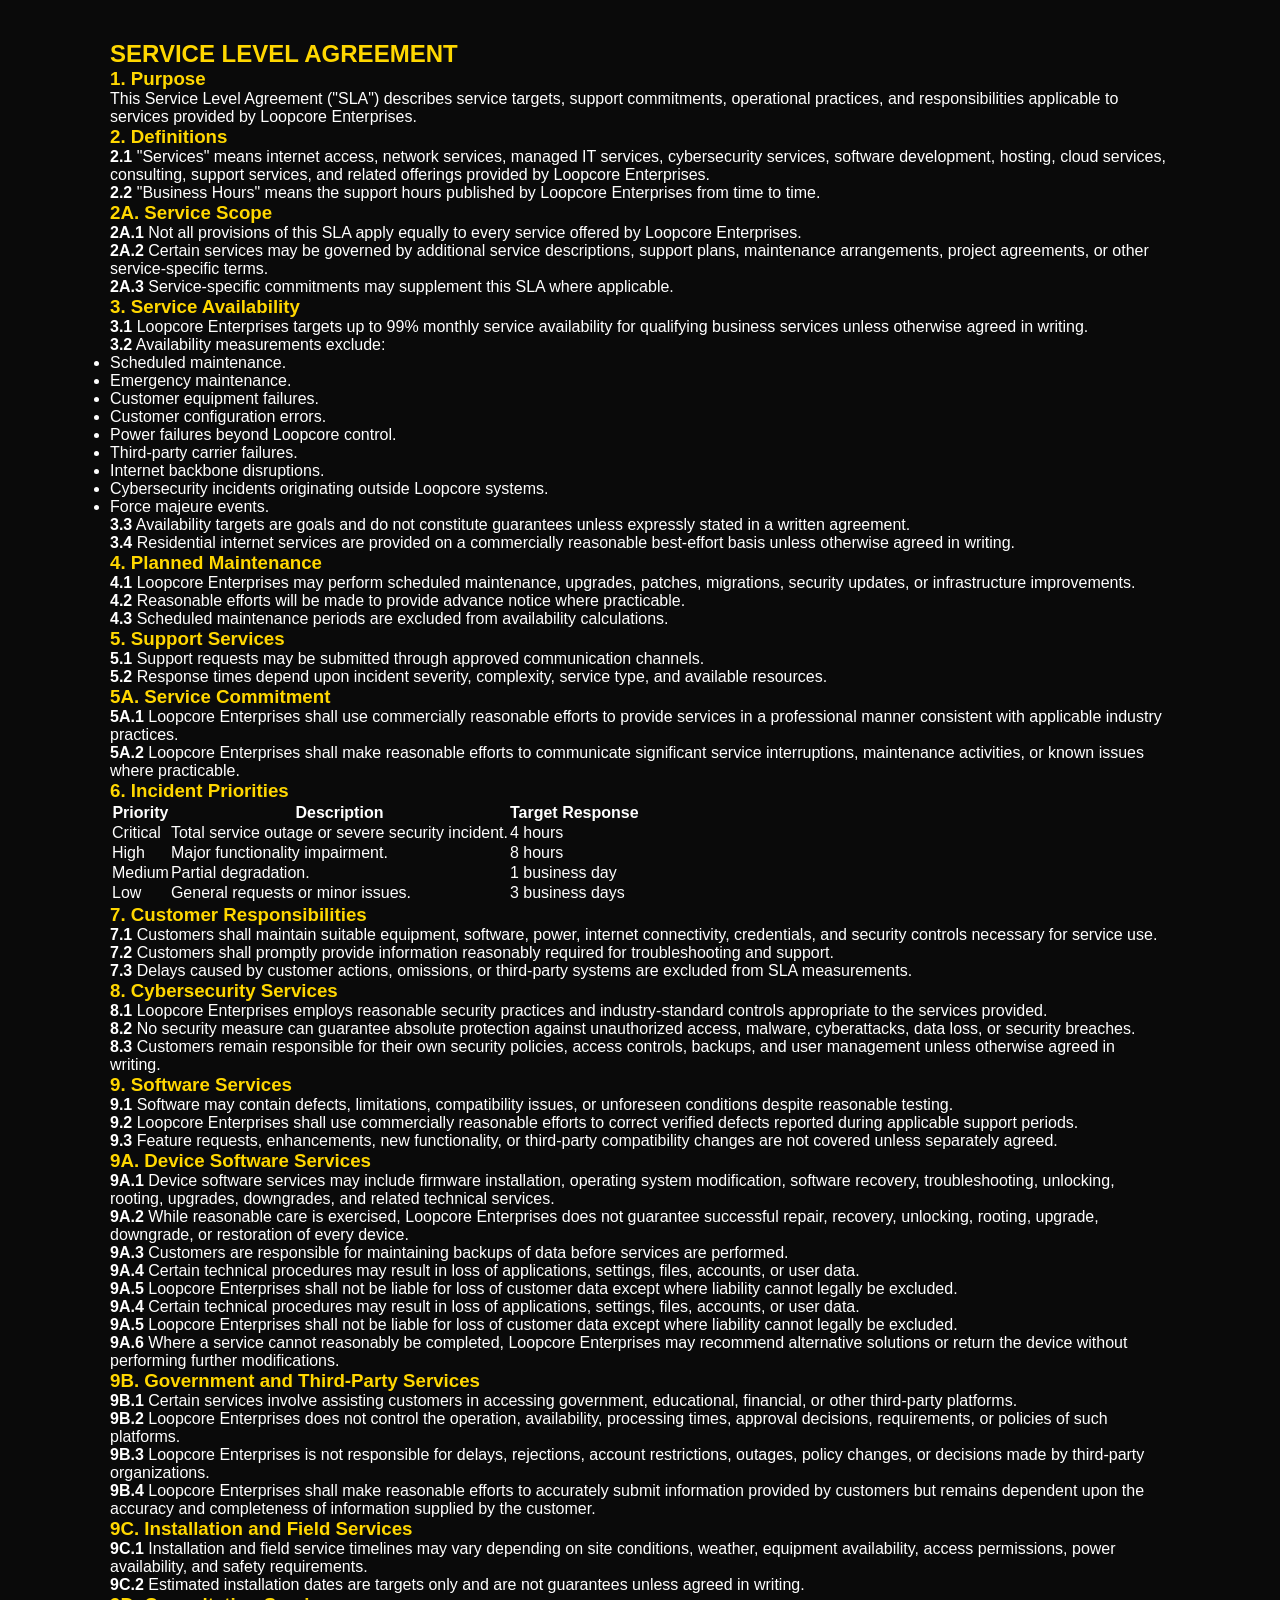
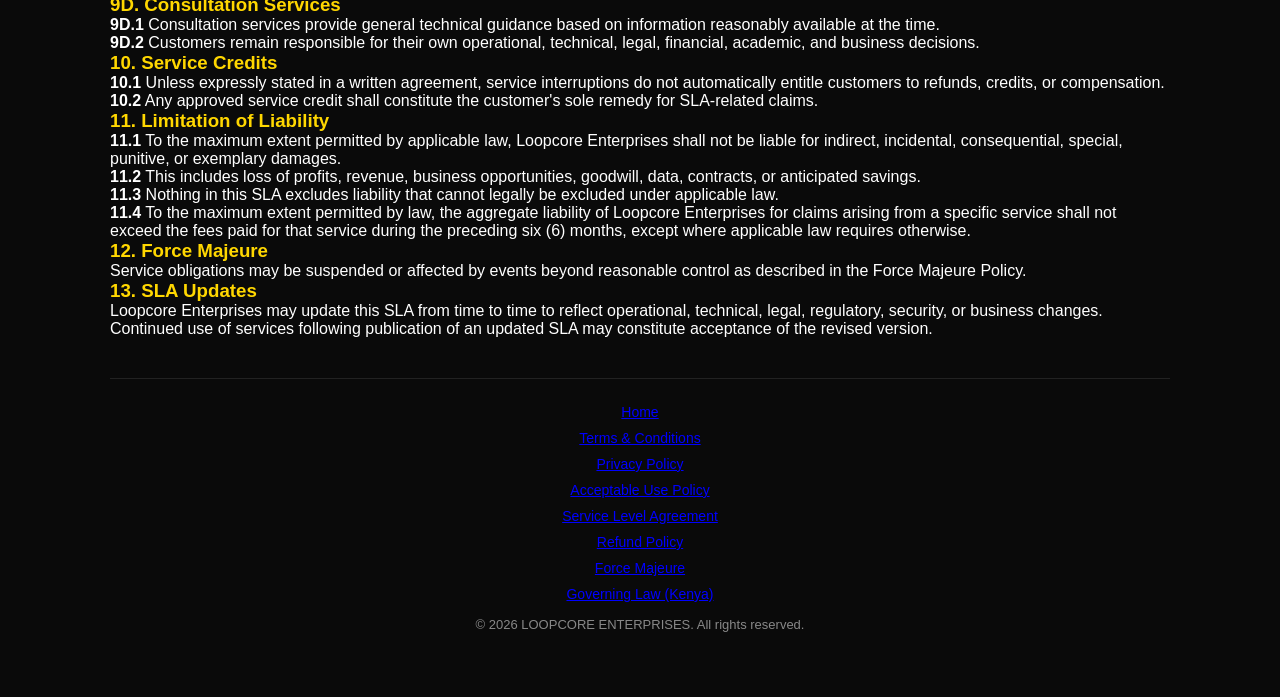
<file: sla.html>
<!DOCTYPE html>
<html lang="en">

<head>
  <meta charset="UTF-8">
  <meta name="viewport" content="width=device-width, initial-scale=1.0">
  <title>Service Level Agreement | Loopcore Enterprises</title>

  <link rel="stylesheet" href="style.css">
</head>

<body>

  <section id="AUP" class="active">

    <div class="sla-content">

      <h1>SERVICE LEVEL AGREEMENT</h1>
      <h3>1. Purpose</h3>

      <p>
        This Service Level Agreement ("SLA") describes service
        targets, support commitments, operational practices,
        and responsibilities applicable to services provided by
        Loopcore Enterprises.
      </p>

      <h3>2. Definitions</h3>

      <p>
        <strong>2.1</strong> "Services" means internet access,
        network services, managed IT services, cybersecurity
        services, software development, hosting, cloud services,
        consulting, support services, and related offerings
        provided by Loopcore Enterprises.
      </p>

      <p>
        <strong>2.2</strong> "Business Hours" means the support
        hours published by Loopcore Enterprises from time to
        time.
      </p>
      <h3>2A. Service Scope</h3>

      <p>
        <strong>2A.1</strong> Not all provisions of this SLA
        apply equally to every service offered by Loopcore
        Enterprises.
      </p>

      <p>
        <strong>2A.2</strong> Certain services may be governed
        by additional service descriptions, support plans,
        maintenance arrangements, project agreements, or other
        service-specific terms.
      </p>

      <p>
        <strong>2A.3</strong> Service-specific commitments may
        supplement this SLA where applicable.
      </p>
      <h3>3. Service Availability</h3>

      <p>
        <strong>3.1</strong> Loopcore Enterprises targets up to
        99% monthly service availability for qualifying business
        services unless otherwise agreed in writing.
      </p>

      <p>
        <strong>3.2</strong> Availability measurements exclude:
      </p>

      <ul>
        <li>Scheduled maintenance.</li>
        <li>Emergency maintenance.</li>
        <li>Customer equipment failures.</li>
        <li>Customer configuration errors.</li>
        <li>Power failures beyond Loopcore control.</li>
        <li>Third-party carrier failures.</li>
        <li>Internet backbone disruptions.</li>
        <li>Cybersecurity incidents originating outside Loopcore systems.</li>
        <li>Force majeure events.</li>
      </ul>

      <p>
        <strong>3.3</strong> Availability targets are goals and
        do not constitute guarantees unless expressly stated in
        a written agreement.
      </p>
      <p>
        <strong>3.4</strong> Residential internet services are
        provided on a commercially reasonable best-effort basis
        unless otherwise agreed in writing.
      </p>
      <h3>4. Planned Maintenance</h3>

      <p>
        <strong>4.1</strong> Loopcore Enterprises may perform
        scheduled maintenance, upgrades, patches, migrations,
        security updates, or infrastructure improvements.
      </p>

      <p>
        <strong>4.2</strong> Reasonable efforts will be made to
        provide advance notice where practicable.
      </p>

      <p>
        <strong>4.3</strong> Scheduled maintenance periods are
        excluded from availability calculations.
      </p>
      <h3>5. Support Services</h3>

      <p>
        <strong>5.1</strong> Support requests may be submitted
        through approved communication channels.
      </p>

      <p>
        <strong>5.2</strong> Response times depend upon incident
        severity, complexity, service type, and available
        resources.
      </p>
      <h3>5A. Service Commitment</h3>

      <p>
        <strong>5A.1</strong> Loopcore Enterprises shall use
        commercially reasonable efforts to provide services in
        a professional manner consistent with applicable
        industry practices.
      </p>

      <p>
        <strong>5A.2</strong> Loopcore Enterprises shall make
        reasonable efforts to communicate significant service
        interruptions, maintenance activities, or known issues
        where practicable.
      </p>
      <h3>6. Incident Priorities</h3>

      <table>
        <tr>
          <th>Priority</th>
          <th>Description</th>
          <th>Target Response</th>
        </tr>

        <tr>
          <td>Critical</td>
          <td>Total service outage or severe security incident.</td>
          <td>4 hours</td>
        </tr>

        <tr>
          <td>High</td>
          <td>Major functionality impairment.</td>
          <td>8 hours</td>
        </tr>

        <tr>
          <td>Medium</td>
          <td>Partial degradation.</td>
          <td>1 business day</td>
        </tr>

        <tr>
          <td>Low</td>
          <td>General requests or minor issues.</td>
          <td>3 business days</td>
        </tr>

      </table>
      <h3>7. Customer Responsibilities</h3>

      <p>
        <strong>7.1</strong> Customers shall maintain suitable
        equipment, software, power, internet connectivity,
        credentials, and security controls necessary for service
        use.
      </p>

      <p>
        <strong>7.2</strong> Customers shall promptly provide
        information reasonably required for troubleshooting and
        support.
      </p>

      <p>
        <strong>7.3</strong> Delays caused by customer actions,
        omissions, or third-party systems are excluded from SLA
        measurements.
      </p>
      <h3>8. Cybersecurity Services</h3>

      <p>
        <strong>8.1</strong> Loopcore Enterprises employs
        reasonable security practices and industry-standard
        controls appropriate to the services provided.
      </p>

      <p>
        <strong>8.2</strong> No security measure can guarantee
        absolute protection against unauthorized access,
        malware, cyberattacks, data loss, or security breaches.
      </p>

      <p>
        <strong>8.3</strong> Customers remain responsible for
        their own security policies, access controls, backups,
        and user management unless otherwise agreed in writing.
      </p>
      <h3>9. Software Services</h3>

      <p>
        <strong>9.1</strong> Software may contain defects,
        limitations, compatibility issues, or unforeseen
        conditions despite reasonable testing.
      </p>

      <p>
        <strong>9.2</strong> Loopcore Enterprises shall use
        commercially reasonable efforts to correct verified
        defects reported during applicable support periods.
      </p>

      <p>
        <strong>9.3</strong> Feature requests, enhancements,
        new functionality, or third-party compatibility changes
        are not covered unless separately agreed.
      </p>
      <h3>9A. Device Software Services</h3>

      <p>
        <strong>9A.1</strong> Device software services may
        include firmware installation, operating system
        modification, software recovery, troubleshooting,
        unlocking, rooting, upgrades, downgrades, and related
        technical services.
      </p>

      <p>
        <strong>9A.2</strong> While reasonable care is exercised,
        Loopcore Enterprises does not guarantee successful
        repair, recovery, unlocking, rooting, upgrade,
        downgrade, or restoration of every device.
      </p>

      <p>
        <strong>9A.3</strong> Customers are responsible for
        maintaining backups of data before services are
        performed.
      </p>
      <p>
        <strong>9A.4</strong> Certain technical procedures may
        result in loss of applications, settings, files,
        accounts, or user data.
      </p>

      <p>
        <strong>9A.5</strong> Loopcore Enterprises shall not be
        liable for loss of customer data except where liability
        cannot legally be excluded.
      </p>
      <p>
        <strong>9A.4</strong> Certain technical procedures may
        result in loss of applications, settings, files,
        accounts, or user data.
      </p>

      <p>
        <strong>9A.5</strong> Loopcore Enterprises shall not be
        liable for loss of customer data except where liability
        cannot legally be excluded.
      </p>
      <p>
        <strong>9A.6</strong> Where a service cannot reasonably
        be completed, Loopcore Enterprises may recommend
        alternative solutions or return the device without
        performing further modifications.
      </p>
      <h3>9B. Government and Third-Party Services</h3>

      <p>
        <strong>9B.1</strong> Certain services involve assisting
        customers in accessing government, educational,
        financial, or other third-party platforms.
      </p>

      <p>
        <strong>9B.2</strong> Loopcore Enterprises does not
        control the operation, availability, processing times,
        approval decisions, requirements, or policies of such
        platforms.
      </p>

      <p>
        <strong>9B.3</strong> Loopcore Enterprises is not
        responsible for delays, rejections, account
        restrictions, outages, policy changes, or decisions
        made by third-party organizations.
      </p>
      <p>
        <strong>9B.4</strong> Loopcore Enterprises shall make
        reasonable efforts to accurately submit information
        provided by customers but remains dependent upon the
        accuracy and completeness of information supplied by
        the customer.
      </p>
      <h3>9C. Installation and Field Services</h3>

      <p>
        <strong>9C.1</strong> Installation and field service
        timelines may vary depending on site conditions,
        weather, equipment availability, access permissions,
        power availability, and safety requirements.
      </p>

      <p>
        <strong>9C.2</strong> Estimated installation dates are
        targets only and are not guarantees unless agreed in
        writing.
      </p>
      <h3>9D. Consultation Services</h3>

      <p>
        <strong>9D.1</strong> Consultation services provide
        general technical guidance based on information
        reasonably available at the time.
      </p>

      <p>
        <strong>9D.2</strong> Customers remain responsible for
        their own operational, technical, legal, financial,
        academic, and business decisions.
      </p>
      <h3>10. Service Credits</h3>

      <p>
        <strong>10.1</strong> Unless expressly stated in a
        written agreement, service interruptions do not
        automatically entitle customers to refunds, credits, or
        compensation.
      </p>

      <p>
        <strong>10.2</strong> Any approved service credit shall
        constitute the customer's sole remedy for SLA-related
        claims.
      </p>
      <h3>11. Limitation of Liability</h3>

      <p>
        <strong>11.1</strong> To the maximum extent permitted by
        applicable law, Loopcore Enterprises shall not be liable
        for indirect, incidental, consequential, special,
        punitive, or exemplary damages.
      </p>

      <p>
        <strong>11.2</strong> This includes loss of profits,
        revenue, business opportunities, goodwill, data,
        contracts, or anticipated savings.
      </p>

      <p>
        <strong>11.3</strong> Nothing in this SLA excludes
        liability that cannot legally be excluded under
        applicable law.
      </p>
      <p>
      <p>
        <strong>11.4</strong> To the maximum extent permitted by
        law, the aggregate liability of Loopcore Enterprises
        for claims arising from a specific service shall not
        exceed the fees paid for that service during the
        preceding six (6) months, except where applicable law
        requires otherwise.
      </p>
      <h3>12. Force Majeure</h3>

      <p>
        Service obligations may be suspended or affected by
        events beyond reasonable control as described in the
        Force Majeure Policy.
      </p>
      <h3>13. SLA Updates</h3>

      <p>
        Loopcore Enterprises may update this SLA from time to
        time to reflect operational, technical, legal,
        regulatory, security, or business changes.
      </p>

      <p>
        Continued use of services following publication of an
        updated SLA may constitute acceptance of the revised
        version.
      </p>
    </div>

    <footer>

      <div class="footer-links">
        <a href="index.html">Home</a>
        <a href="terms.html">Terms & Conditions</a>
        <a href="privacy.html">Privacy Policy</a>
        <a href="aup.html">Acceptable Use Policy</a>
        <a href="sla.html">Service Level Agreement</a>
        <a href="refund.html">Refund Policy</a>
        <a href="force-majeure.html">Force Majeure</a>
        <a href="governing-law.html">Governing Law (Kenya)</a>
      </div>

      <div class="footer-copy">
        © 2026 LOOPCORE ENTERPRISES. All rights reserved.
      </div>

    </footer>

</body>

</html>
</file>
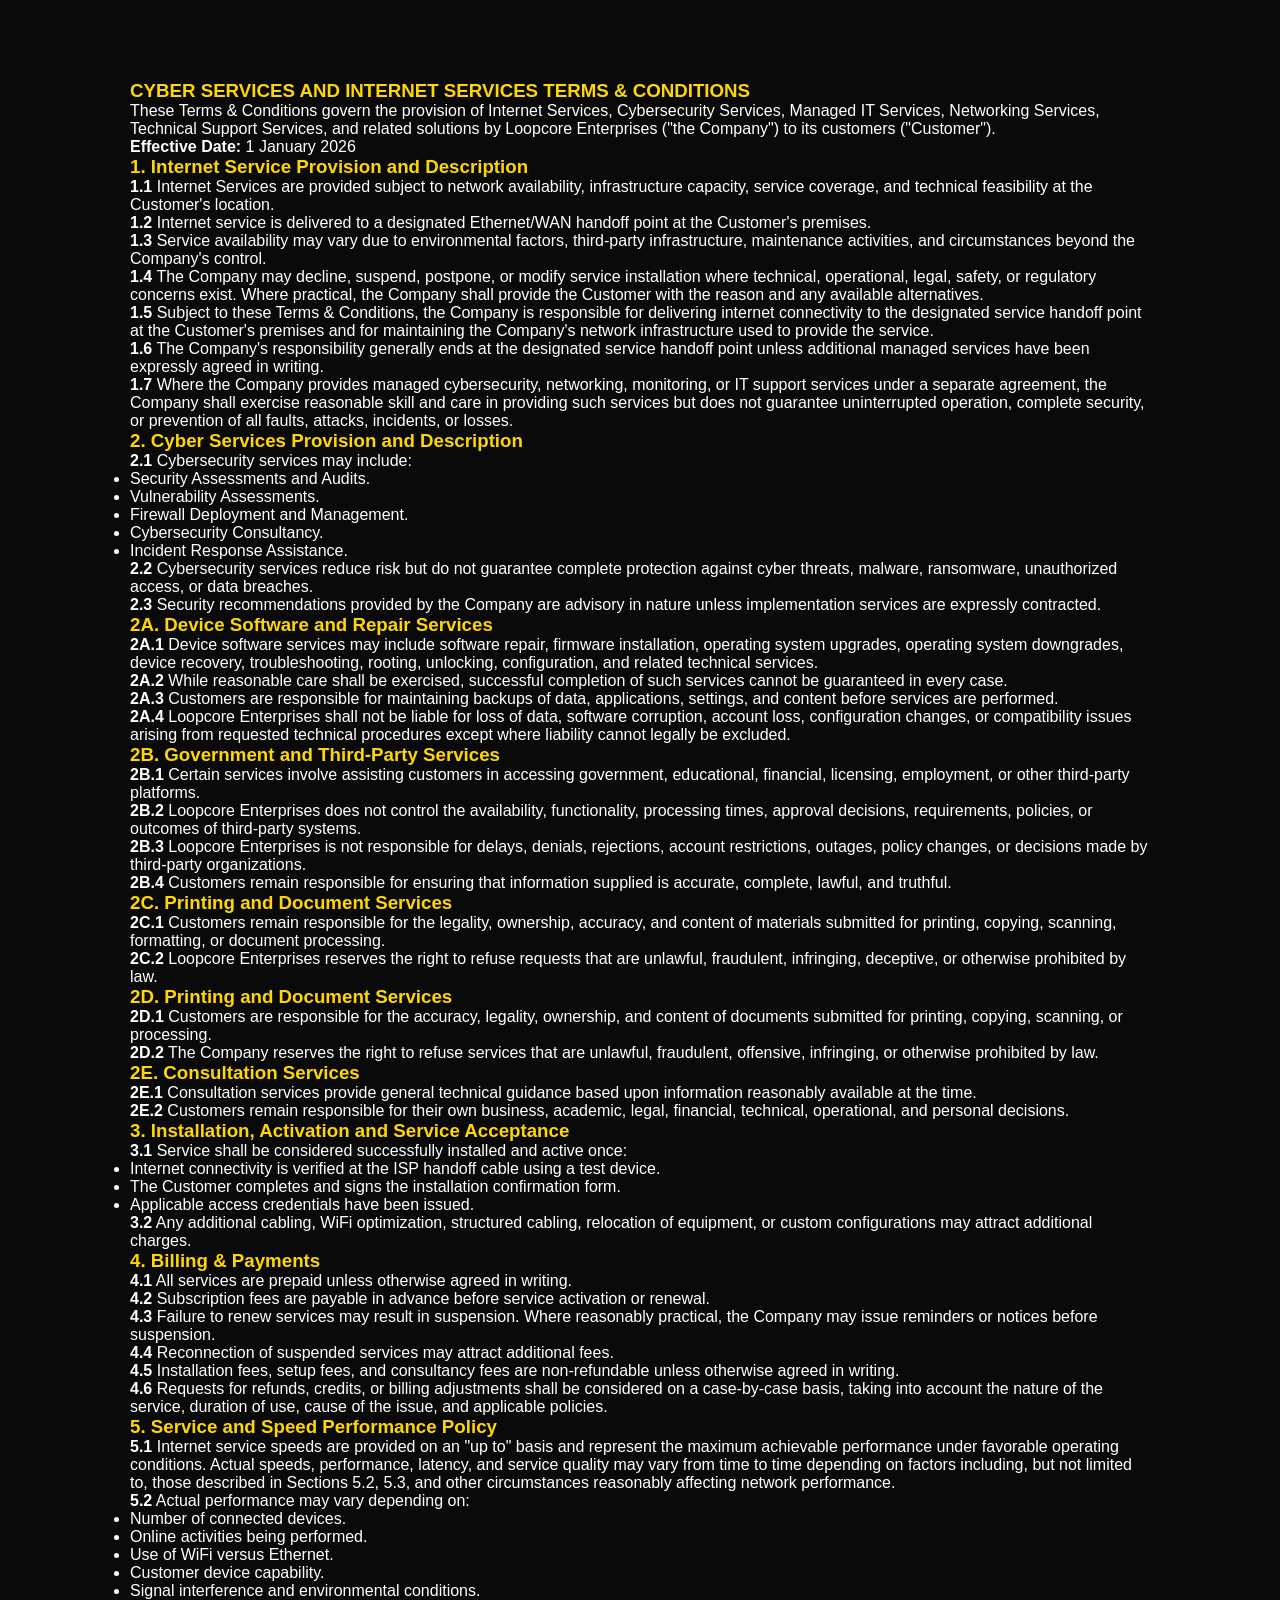
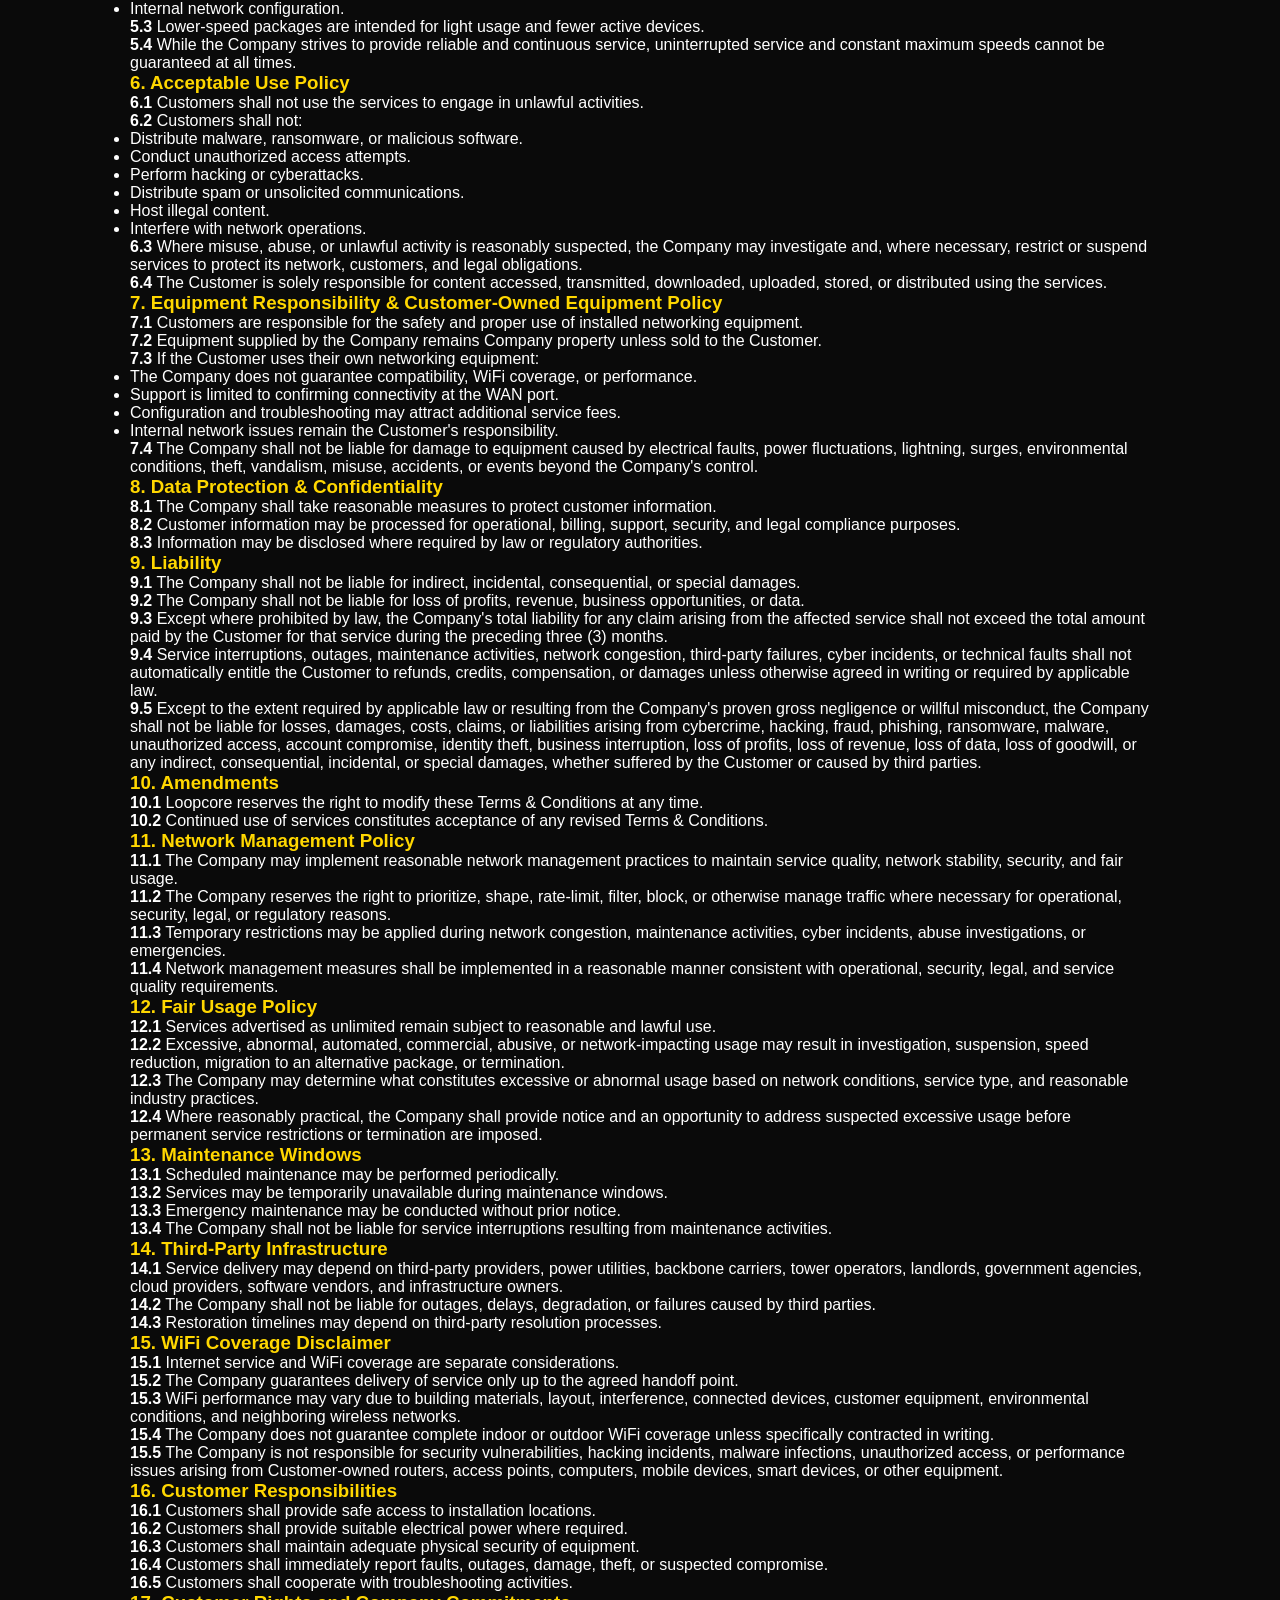
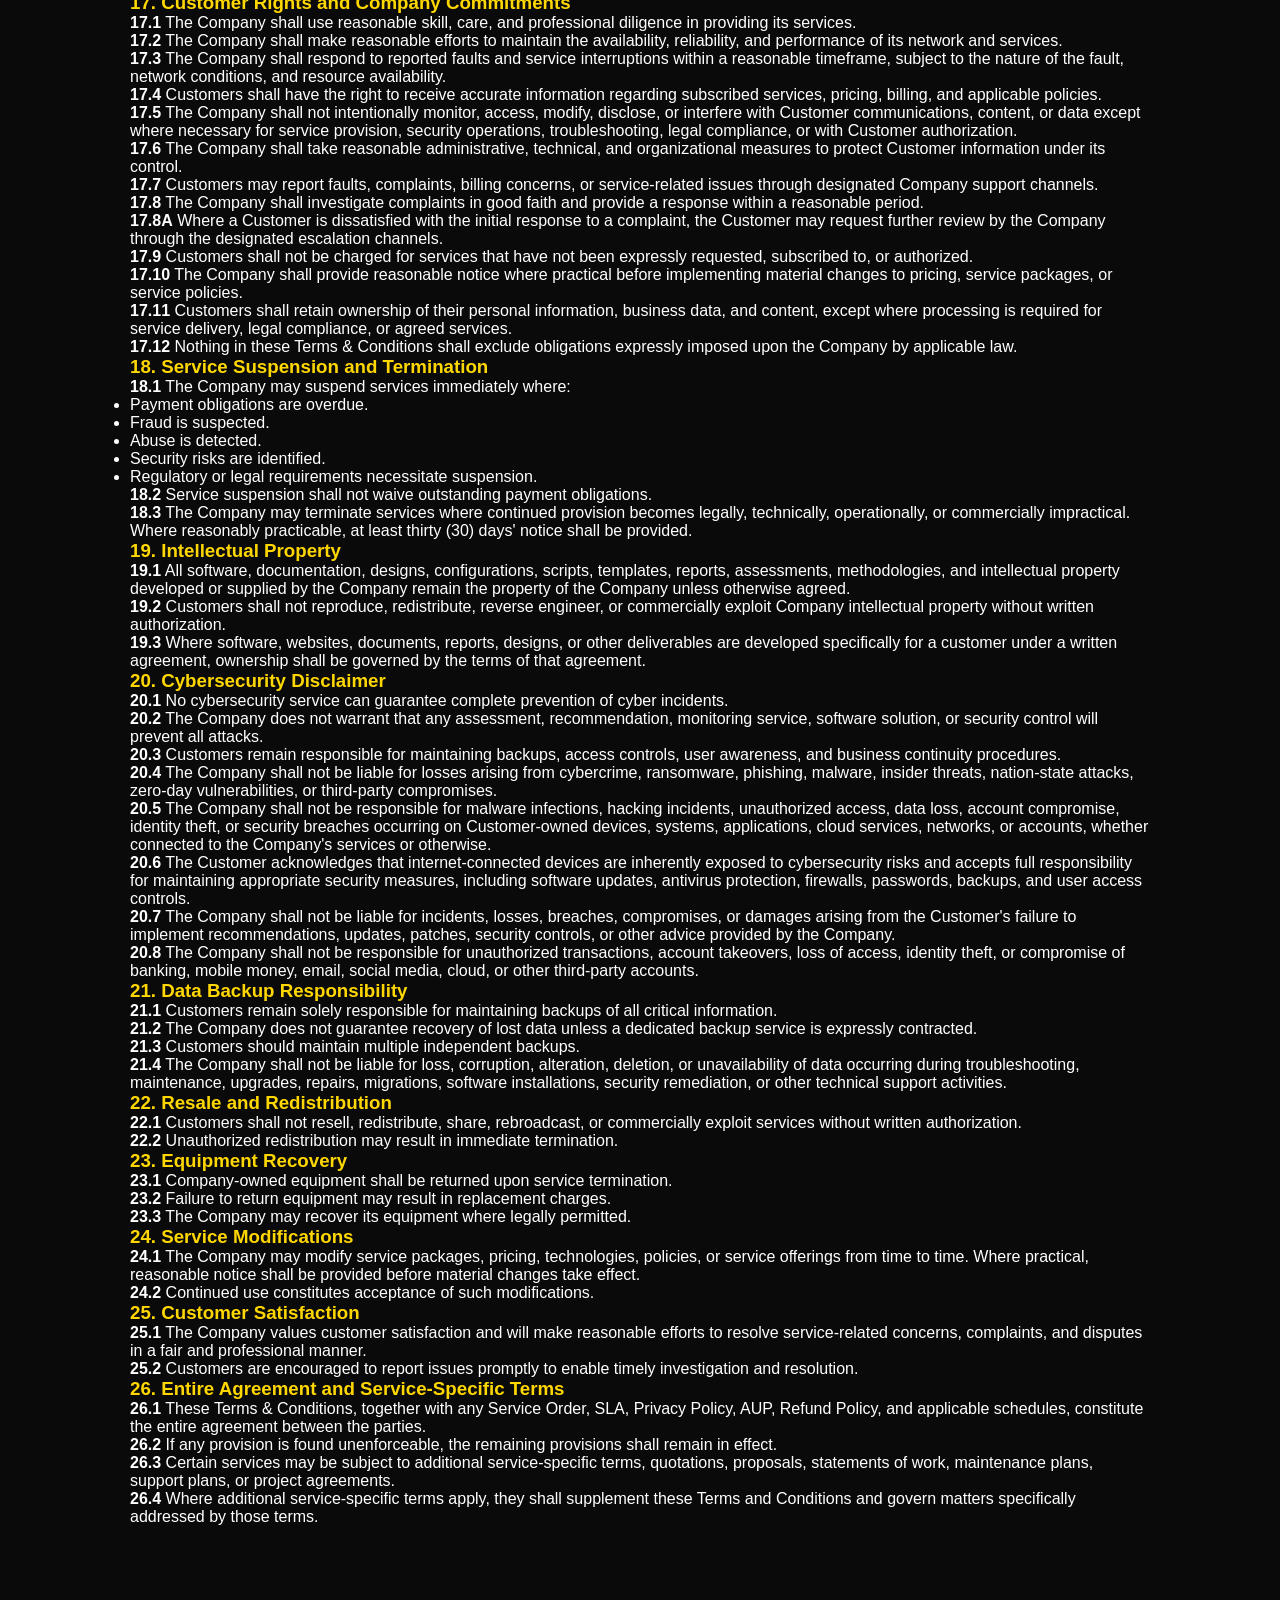
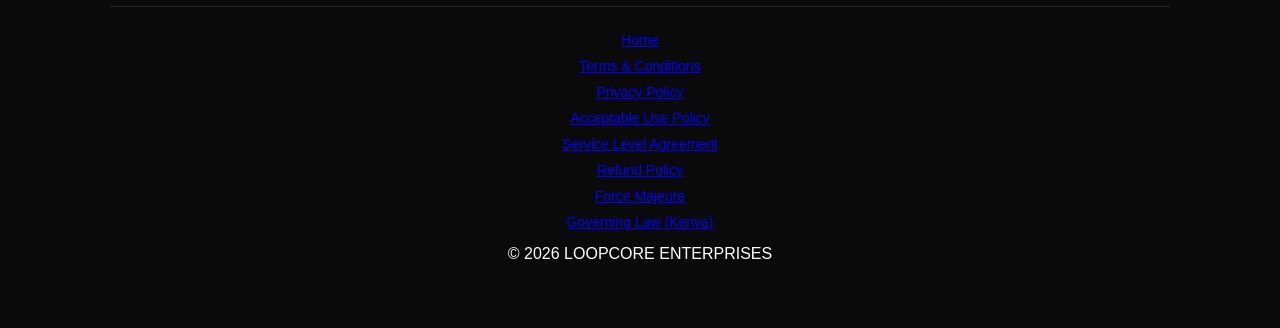
<file: terms.html>
<!DOCTYPE html>
<html lang="en">

<head>
  <meta charset="UTF-8">
  <meta name="viewport" content="width=device-width, initial-scale=1.0">
  <title>Terms & Conditions | Loopcore Enterprises</title>

  <link rel="stylesheet" href="style.css">
</head>

<body>
  <section id="TERMS & CONDITIONS" class="active">

    <div class="terms-and-conditions-policy">
      <section>

        <h1>CYBER SERVICES AND INTERNET SERVICES TERMS & CONDITIONS</h1>

        <p>
          These Terms & Conditions govern the provision of Internet Services,
          Cybersecurity Services, Managed IT Services, Networking Services,
          Technical Support Services, and related solutions by Loopcore Enterprises
          ("the Company") to its customers ("Customer").
        </p>
        <p><strong>Effective Date:</strong> 1 January 2026</p>
        <h3>1. Internet Service Provision and Description</h3>

        <p>
          <strong>1.1</strong> Internet Services are provided subject to network availability,
          infrastructure capacity, service coverage, and technical feasibility at the Customer's location.
        </p>

        <p>
          <strong>1.2</strong> Internet service is delivered to a designated Ethernet/WAN handoff point
          at the Customer's premises.
        </p>

        <p>
          <strong>1.3</strong> Service availability may vary due to environmental factors,
          third-party infrastructure, maintenance activities, and circumstances beyond the Company's control.
        </p>

        <p><strong>1.4</strong> The Company may decline, suspend, postpone, or modify service installation where
          technical, operational, legal, safety, or regulatory concerns exist. Where practical, the Company shall
          provide
          the Customer with the reason and any available alternatives.</p>

        <p><strong>1.5</strong> Subject to these Terms & Conditions, the Company is responsible for delivering internet
          connectivity to the designated service handoff point at the Customer's premises and for maintaining the
          Company's network infrastructure used to provide the service.</p>

        <p><strong>1.6</strong> The Company's responsibility generally ends at the designated service handoff point
          unless
          additional managed services have been expressly agreed in writing.</p>

        <p><strong>1.7</strong> Where the Company provides managed cybersecurity, networking, monitoring, or IT support
          services under a separate agreement, the Company shall exercise reasonable skill and care in providing such
          services but does not guarantee uninterrupted operation, complete security, or prevention of all faults,
          attacks, incidents, or losses.</p>
        <h3>2. Cyber Services Provision and Description</h3>

        <p>
          <strong>2.1</strong> Cybersecurity services may include:
        </p>

        <ul>
          <li>Security Assessments and Audits.</li>
          <li>Vulnerability Assessments.</li>
          <li>Firewall Deployment and Management.</li>
          <li>Cybersecurity Consultancy.</li>
          <li>Incident Response Assistance.</li>
        </ul>

        <p>
          <strong>2.2</strong> Cybersecurity services reduce risk but do not guarantee
          complete protection against cyber threats, malware, ransomware,
          unauthorized access, or data breaches.
        </p>

        <p>
          <strong>2.3</strong> Security recommendations provided by the Company
          are advisory in nature unless implementation services are expressly contracted.
        </p>
        <h3>2A. Device Software and Repair Services</h3>

        <p>
          <strong>2A.1</strong> Device software services may
          include software repair, firmware installation,
          operating system upgrades, operating system downgrades,
          device recovery, troubleshooting, rooting, unlocking,
          configuration, and related technical services.
        </p>

        <p>
          <strong>2A.2</strong> While reasonable care shall be
          exercised, successful completion of such services
          cannot be guaranteed in every case.
        </p>

        <p>
          <strong>2A.3</strong> Customers are responsible for
          maintaining backups of data, applications, settings,
          and content before services are performed.
        </p>

        <p>
          <strong>2A.4</strong> Loopcore Enterprises shall not be
          liable for loss of data, software corruption, account
          loss, configuration changes, or compatibility issues
          arising from requested technical procedures except
          where liability cannot legally be excluded.
        </p>
        <h3>2B. Government and Third-Party Services</h3>

        <p>
          <strong>2B.1</strong> Certain services involve assisting
          customers in accessing government, educational,
          financial, licensing, employment, or other third-party
          platforms.
        </p>

        <p>
          <strong>2B.2</strong> Loopcore Enterprises does not
          control the availability, functionality, processing
          times, approval decisions, requirements, policies, or
          outcomes of third-party systems.
        </p>

        <p>
          <strong>2B.3</strong> Loopcore Enterprises is not
          responsible for delays, denials, rejections, account
          restrictions, outages, policy changes, or decisions
          made by third-party organizations.
        </p>

        <p>
          <strong>2B.4</strong> Customers remain responsible for
          ensuring that information supplied is accurate,
          complete, lawful, and truthful.
        </p>
        <h3>2C. Printing and Document Services</h3>

        <p>
          <strong>2C.1</strong> Customers remain responsible for
          the legality, ownership, accuracy, and content of
          materials submitted for printing, copying, scanning,
          formatting, or document processing.
        </p>

        <p>
          <strong>2C.2</strong> Loopcore Enterprises reserves the
          right to refuse requests that are unlawful,
          fraudulent, infringing, deceptive, or otherwise
          prohibited by law.
        </p>
        <h3>2D. Printing and Document Services</h3>

        <p><strong>2D.1</strong> Customers are responsible for
          the accuracy, legality, ownership, and content of
          documents submitted for printing, copying, scanning, or
          processing.</p>

        <p><strong>2D.2</strong> The Company reserves the right
          to refuse services that are unlawful, fraudulent,
          offensive, infringing, or otherwise prohibited by law.</p>
        <h3>2E. Consultation Services</h3>

        <p>
          <strong>2E.1</strong> Consultation services provide
          general technical guidance based upon information
          reasonably available at the time.
        </p>

        <p>
          <strong>2E.2</strong> Customers remain responsible for
          their own business, academic, legal, financial,
          technical, operational, and personal decisions.
        </p>
        </p>
        <h3>3. Installation, Activation and Service Acceptance</h3>

        <p>
          <strong>3.1</strong> Service shall be considered successfully installed and active once:
        </p>

        <ul>
          <li>Internet connectivity is verified at the ISP handoff cable using a test device.</li>
          <li>The Customer completes and signs the installation confirmation form.</li>
          <li>Applicable access credentials have been issued.</li>
        </ul>

        <p>
          <strong>3.2</strong> Any additional cabling, WiFi optimization,
          structured cabling, relocation of equipment, or custom configurations
          may attract additional charges.
        </p>

        <h3>4. Billing & Payments</h3>

        <p><strong>4.1</strong> All services are prepaid unless otherwise agreed in writing.</p>

        <p><strong>4.2</strong> Subscription fees are payable in advance before service activation or renewal.</p>

        <p><strong>4.3</strong> Failure to renew services may result in suspension. Where reasonably practical, the
          Company may issue reminders or notices before suspension.</p>

        <p><strong>4.4</strong> Reconnection of suspended services may attract additional fees.</p>

        <p><strong>4.5</strong> Installation fees, setup fees, and consultancy fees are non-refundable unless otherwise
          agreed in writing.</p>
        <p><strong>4.6</strong> Requests for refunds, credits, or billing adjustments shall be considered on a
          case-by-case basis, taking into account the nature of the service, duration of use, cause of the issue, and
          applicable policies.</p>

        <h3>5. Service and Speed Performance Policy</h3>

        <p><strong>5.1</strong> Internet service speeds are provided on an "up to" basis and represent the maximum
          achievable performance under favorable operating conditions. Actual speeds, performance, latency, and service
          quality may vary from time to time depending on factors including, but not limited to, those described in
          Sections 5.2, 5.3, and other circumstances reasonably affecting network performance.</p>

        <p>
          <strong>5.2</strong> Actual performance may vary depending on:
        </p>

        <ul>
          <li>Number of connected devices.</li>
          <li>Online activities being performed.</li>
          <li>Use of WiFi versus Ethernet.</li>
          <li>Customer device capability.</li>
          <li>Signal interference and environmental conditions.</li>
          <li>Internal network configuration.</li>
        </ul>

        <p>
          <strong>5.3</strong> Lower-speed packages are intended for light usage and fewer active devices.
        </p>

        <p><strong>5.4</strong> While the Company strives to provide reliable and continuous service, uninterrupted
          service and constant maximum speeds cannot be guaranteed at all times.</p>
        <h3>6. Acceptable Use Policy</h3>

        <p>
          <strong>6.1</strong> Customers shall not use the services to engage in unlawful activities.
        </p>

        <p>
          <strong>6.2</strong> Customers shall not:
        </p>

        <ul>
          <li>Distribute malware, ransomware, or malicious software.</li>
          <li>Conduct unauthorized access attempts.</li>
          <li>Perform hacking or cyberattacks.</li>
          <li>Distribute spam or unsolicited communications.</li>
          <li>Host illegal content.</li>
          <li>Interfere with network operations.</li>
        </ul>

        <p><strong>6.3</strong> Where misuse, abuse, or unlawful activity is reasonably suspected, the Company may
          investigate and, where necessary, restrict or suspend services to protect its network, customers, and legal
          obligations.</p>

        <p><strong>6.4</strong> The Customer is solely responsible for content accessed, transmitted, downloaded,
          uploaded, stored, or distributed using the services.</p>
        <h3>7. Equipment Responsibility & Customer-Owned Equipment Policy</h3>

        <p>
          <strong>7.1</strong> Customers are responsible for the safety and proper use of installed networking
          equipment.
        </p>

        <p>
          <strong>7.2</strong> Equipment supplied by the Company remains Company property unless sold to the Customer.
        </p>

        <p>
          <strong>7.3</strong> If the Customer uses their own networking equipment:
        </p>

        <ul>
          <li>The Company does not guarantee compatibility, WiFi coverage, or performance.</li>
          <li>Support is limited to confirming connectivity at the WAN port.</li>
          <li>Configuration and troubleshooting may attract additional service fees.</li>
          <li>Internal network issues remain the Customer's responsibility.</li>
        </ul>
        <p><strong>7.4</strong> The Company shall not be liable for damage to equipment caused by electrical faults,
          power
          fluctuations, lightning, surges, environmental conditions, theft, vandalism, misuse, accidents, or events
          beyond
          the Company's control.</p>
        <h3>8. Data Protection & Confidentiality</h3>

        <p>
          <strong>8.1</strong> The Company shall take reasonable measures to protect customer information.
        </p>

        <p>
          <strong>8.2</strong> Customer information may be processed for operational, billing, support, security, and
          legal compliance purposes.
        </p>

        <p>
          <strong>8.3</strong> Information may be disclosed where required by law or regulatory authorities.
        </p>

        <h3>9. Liability</h3>

        <p>
          <strong>9.1</strong> The Company shall not be liable for indirect, incidental, consequential, or special
          damages.
        </p>

        <p>
          <strong>9.2</strong> The Company shall not be liable for loss of profits, revenue, business opportunities, or
          data.
        </p>

        <p><strong>9.3</strong> Except where prohibited by law, the Company's total liability for any claim arising from
          the affected service shall not exceed the total amount paid by the Customer for that service during the
          preceding three (3) months.</p>
        <p><strong>9.4</strong> Service interruptions, outages, maintenance activities, network congestion, third-party
          failures, cyber incidents, or technical faults shall not automatically entitle the Customer to refunds,
          credits,
          compensation, or damages unless otherwise agreed in writing or required by applicable law.</p>
        <p><strong>9.5</strong> Except to the extent required by applicable law or resulting from the Company's proven
          gross negligence or willful misconduct, the Company shall not be liable for losses, damages, costs, claims, or
          liabilities arising from cybercrime, hacking, fraud, phishing, ransomware, malware, unauthorized access,
          account
          compromise, identity theft, business interruption, loss of profits, loss of revenue, loss of data, loss of
          goodwill, or any indirect, consequential, incidental, or special damages, whether suffered by the Customer or
          caused by third parties.</p>
        <h3>10. Amendments</h3>

        <p>
          <strong>10.1</strong> Loopcore reserves the right to modify these Terms & Conditions at any time.
        </p>

        <p>
          <strong>10.2</strong> Continued use of services constitutes acceptance of any revised Terms & Conditions.
        </p>
        <h3>11. Network Management Policy</h3>

        <p><strong>11.1</strong> The Company may implement reasonable network management practices to maintain service
          quality, network stability, security, and fair usage.</p>

        <p><strong>11.2</strong> The Company reserves the right to prioritize, shape, rate-limit, filter, block, or
          otherwise manage traffic where necessary for operational, security, legal, or regulatory reasons.</p>

        <p><strong>11.3</strong> Temporary restrictions may be applied during network congestion, maintenance
          activities,
          cyber incidents, abuse investigations, or emergencies.</p>

        <p><strong>11.4</strong> Network management measures
          shall be implemented in a reasonable manner consistent
          with operational, security, legal, and service quality
          requirements.</p>


        <h3>12. Fair Usage Policy</h3>

        <p><strong>12.1</strong> Services advertised as unlimited remain subject to reasonable and lawful use.</p>

        <p><strong>12.2</strong> Excessive, abnormal, automated, commercial, abusive, or network-impacting usage may
          result in investigation, suspension, speed reduction, migration to an alternative package, or termination.</p>

        <p><strong>12.3</strong> The Company may determine what constitutes excessive or abnormal usage based on network
          conditions, service type, and reasonable industry practices.</p>
        <p><strong>12.4</strong> Where reasonably practical,
          the Company shall provide notice and an opportunity to
          address suspected excessive usage before permanent
          service restrictions or termination are imposed.</p>
        <h3>13. Maintenance Windows</h3>

        <p><strong>13.1</strong> Scheduled maintenance may be performed periodically.</p>

        <p><strong>13.2</strong> Services may be temporarily unavailable during maintenance windows.</p>

        <p><strong>13.3</strong> Emergency maintenance may be conducted without prior notice.</p>

        <p><strong>13.4</strong> The Company shall not be liable for service interruptions resulting from maintenance
          activities.</p>


        <h3>14. Third-Party Infrastructure</h3>

        <p><strong>14.1</strong> Service delivery may depend on third-party providers, power utilities, backbone
          carriers,
          tower operators, landlords, government agencies, cloud providers, software vendors, and infrastructure owners.
        </p>

        <p><strong>14.2</strong> The Company shall not be liable for outages, delays, degradation, or failures caused by
          third parties.</p>

        <p><strong>14.3</strong> Restoration timelines may depend on third-party resolution processes.</p>


        <h3>15. WiFi Coverage Disclaimer</h3>

        <p><strong>15.1</strong> Internet service and WiFi coverage are separate considerations.</p>

        <p><strong>15.2</strong> The Company guarantees delivery of service only up to the agreed handoff point.</p>

        <p><strong>15.3</strong> WiFi performance may vary due to building materials, layout, interference, connected
          devices, customer equipment, environmental conditions, and neighboring wireless networks.</p>

        <p><strong>15.4</strong> The Company does not guarantee complete indoor or outdoor WiFi coverage unless
          specifically contracted in writing.</p>
        <p><strong>15.5</strong> The Company is not responsible for security vulnerabilities, hacking incidents, malware
          infections, unauthorized access, or performance issues arising from Customer-owned routers, access points,
          computers, mobile devices, smart devices, or other equipment.</p>


        <h3>16. Customer Responsibilities</h3>

        <p><strong>16.1</strong> Customers shall provide safe access to installation locations.</p>

        <p><strong>16.2</strong> Customers shall provide suitable electrical power where required.</p>

        <p><strong>16.3</strong> Customers shall maintain adequate physical security of equipment.</p>

        <p><strong>16.4</strong> Customers shall immediately report faults, outages, damage, theft, or suspected
          compromise.</p>

        <p><strong>16.5</strong> Customers shall cooperate with troubleshooting activities.</p>

        <h3>17. Customer Rights and Company Commitments</h3>

        <p><strong>17.1</strong> The Company shall use reasonable skill, care, and professional diligence in providing
          its
          services.</p>

        <p><strong>17.2</strong> The Company shall make reasonable efforts to maintain the availability, reliability,
          and
          performance of its network and services.</p>

        <p><strong>17.3</strong> The Company shall respond to reported faults and service interruptions within a
          reasonable timeframe, subject to the nature of the fault, network conditions, and resource availability.</p>

        <p><strong>17.4</strong> Customers shall have the right to receive accurate information regarding subscribed
          services, pricing, billing, and applicable policies.</p>

        <p><strong>17.5</strong> The Company shall not intentionally monitor, access, modify, disclose, or interfere
          with
          Customer communications, content, or data except where necessary for service provision, security operations,
          troubleshooting, legal compliance, or with Customer authorization.</p>

        <p><strong>17.6</strong> The Company shall take reasonable administrative, technical, and organizational
          measures
          to protect Customer information under its control.</p>

        <p><strong>17.7</strong> Customers may report faults, complaints, billing concerns, or service-related issues
          through designated Company support channels.</p>

        <p><strong>17.8</strong> The Company shall investigate complaints in good faith and provide a response within a
          reasonable period.</p>
        <p><strong>17.8A</strong> Where a Customer is dissatisfied with the initial response to a complaint, the
          Customer
          may request further review by the Company through the designated escalation channels.</p>

        <p><strong>17.9</strong> Customers shall not be charged for services that have not been expressly requested,
          subscribed to, or authorized.</p>

        <p><strong>17.10</strong> The Company shall provide reasonable notice where practical before implementing
          material
          changes to pricing, service packages, or service policies.</p>

        <p><strong>17.11</strong> Customers shall retain ownership of their personal information, business data, and
          content, except where processing is required for service delivery, legal compliance, or agreed services.</p>

        <p><strong>17.12</strong> Nothing in these Terms & Conditions shall exclude obligations expressly imposed upon
          the
          Company by applicable law.</p>

        <h3>18. Service Suspension and Termination</h3>

        <p><strong>18.1</strong> The Company may suspend services immediately where:</p>

        <ul>
          <li>Payment obligations are overdue.</li>
          <li>Fraud is suspected.</li>
          <li>Abuse is detected.</li>
          <li>Security risks are identified.</li>
          <li>Regulatory or legal requirements necessitate suspension.</li>
        </ul>

        <p><strong>18.2</strong> Service suspension shall not waive outstanding payment obligations.</p>

        <p><strong>18.3</strong> The Company may terminate
          services where continued provision becomes legally,
          technically, operationally, or commercially impractical.
          Where reasonably practicable, at least thirty (30) days'
          notice shall be provided.</p>
        <h3>19. Intellectual Property</h3>

        <p><strong>19.1</strong> All software, documentation, designs, configurations, scripts, templates, reports,
          assessments, methodologies, and intellectual property developed or supplied by the Company remain the property
          of the Company unless otherwise agreed.</p>

        <p><strong>19.2</strong> Customers shall not reproduce, redistribute, reverse engineer, or commercially exploit
          Company intellectual property without written authorization.</p>
        <p><strong>19.3</strong> Where software, websites,
          documents, reports, designs, or other deliverables are
          developed specifically for a customer under a written
          agreement, ownership shall be governed by the terms of
          that agreement.</p>


        <h3>20. Cybersecurity Disclaimer</h3>

        <p><strong>20.1</strong> No cybersecurity service can guarantee complete prevention of cyber incidents.</p>

        <p><strong>20.2</strong> The Company does not warrant that any assessment, recommendation, monitoring service,
          software solution, or security control will prevent all attacks.</p>

        <p><strong>20.3</strong> Customers remain responsible for maintaining backups, access controls, user awareness,
          and business continuity procedures.</p>

        <p><strong>20.4</strong> The Company shall not be liable for losses arising from cybercrime, ransomware,
          phishing,
          malware, insider threats, nation-state attacks, zero-day vulnerabilities, or third-party compromises.</p>
        <p><strong>20.5</strong> The Company shall not be responsible for malware infections, hacking incidents,
          unauthorized access, data loss, account compromise, identity theft, or security breaches occurring on
          Customer-owned devices, systems, applications, cloud services, networks, or accounts, whether connected to the
          Company's services or otherwise.</p>

        <p><strong>20.6</strong> The Customer acknowledges that internet-connected devices are inherently exposed to
          cybersecurity risks and accepts full responsibility for maintaining appropriate security measures, including
          software updates, antivirus protection, firewalls, passwords, backups, and user access controls.</p>
        <p><strong>20.7</strong> The Company shall not be liable for incidents, losses, breaches, compromises, or
          damages
          arising from the Customer's failure to implement recommendations, updates, patches, security controls, or
          other
          advice provided by the Company.</p>
        <p><strong>20.8</strong> The Company shall not be responsible for unauthorized transactions, account takeovers,
          loss of access, identity theft, or compromise of banking, mobile money, email, social media, cloud, or other
          third-party accounts.</p>
        <h3>21. Data Backup Responsibility</h3>

        <p><strong>21.1</strong> Customers remain solely responsible for maintaining backups of all critical
          information.
        </p>

        <p><strong>21.2</strong> The Company does not guarantee recovery of lost data unless a dedicated backup service
          is
          expressly contracted.</p>

        <p><strong>21.3</strong> Customers should maintain multiple independent backups.</p>
        <p><strong>21.4</strong> The Company shall not be liable for loss, corruption, alteration, deletion, or
          unavailability of data occurring during troubleshooting, maintenance, upgrades, repairs, migrations, software
          installations, security remediation, or other technical support activities.</p>

        <h3>22. Resale and Redistribution</h3>

        <p><strong>22.1</strong> Customers shall not resell, redistribute, share, rebroadcast, or commercially exploit
          services without written authorization.</p>

        <p><strong>22.2</strong> Unauthorized redistribution may result in immediate termination.</p>


        <h3>23. Equipment Recovery</h3>

        <p><strong>23.1</strong> Company-owned equipment shall be returned upon service termination.</p>

        <p><strong>23.2</strong> Failure to return equipment may result in replacement charges.</p>

        <p><strong>23.3</strong> The Company may recover its equipment where legally permitted.</p>


        <h3>24. Service Modifications</h3>

        <p><strong>24.1</strong> The Company may modify service packages, pricing, technologies, policies, or service
          offerings from time to time. Where practical, reasonable notice shall be provided before material changes take
          effect.</p>
        <p><strong>24.2</strong> Continued use constitutes acceptance of such modifications.</p>

        <h3>25. Customer Satisfaction</h3>

        <p><strong>25.1</strong> The Company values customer satisfaction and will make reasonable efforts to resolve
          service-related concerns, complaints, and disputes in a fair and professional manner.</p>

        <p><strong>25.2</strong> Customers are encouraged to report issues promptly to enable timely investigation and
          resolution.</p>
        <h3>26. Entire Agreement and Service-Specific Terms</h3>

        <p><strong>26.1</strong> These Terms & Conditions, together with any Service Order, SLA, Privacy Policy, AUP,
          Refund Policy, and applicable schedules, constitute the entire agreement between the parties.</p>

        <p><strong>26.2</strong> If any provision is found unenforceable, the remaining provisions shall remain in
          effect.
        </p>
        <p>
          <strong>26.3</strong> Certain services may be subject to
          additional service-specific terms, quotations,
          proposals, statements of work, maintenance plans,
          support plans, or project agreements.
        </p>

        <p>
          <strong>26.4</strong> Where additional service-specific
          terms apply, they shall supplement these Terms and
          Conditions and govern matters specifically addressed by
          those terms.
        </p>

      </section>


      <footer>
        <div class="footer-links">
          <a href="index.html">Home</a>
          <a href="terms.html">Terms & Conditions</a>
          <a href="privacy.html">Privacy Policy</a>
          <a href="aup.html">Acceptable Use Policy</a>
          <a href="sla.html">Service Level Agreement</a>
          <a href="refund.html">Refund Policy</a>
          <a href="force-majeure.html">Force Majeure</a>
          <a href="governing-law.html">Governing Law (Kenya)</a>
        </div>
        © 2026 LOOPCORE ENTERPRISES
      </footer>

    </div>

</body>

</html>
</file>
<file: style.css>
/* =========================
   LOOPCORE MASTER STYLE
   MATCHES INDEX EXACTLY
========================= */

* {
  margin: 0;
  padding: 0;
  box-sizing: border-box;
}

body {
  font-family: Arial, sans-serif;
  background: #0a0a0a;
  color: #fff;
}

/* HEADER (from index) */
header {
  text-align: center;
  padding: 20px;
  border-bottom: 1px solid #222;
}

.logo {
  font-size: 40px;
  font-weight: bold;
  color: gold;
  text-shadow:
    1px 1px 0 #000,
    2px 2px 0 #111,
    3px 3px 5px rgba(255, 215, 0, 0.4),
    0 0 15px rgba(255, 215, 0, 0.6);
}

/* NAV */
nav {
  margin-top: 15px;
}

nav a {
  color: #ccc;
  margin: 0 15px;
  text-decoration: none;
  font-size: 14px;
}

nav a:hover {
  color: gold;
}

nav a.active-link {
  color: gold;
  border-bottom: 2px solid gold;
  padding-bottom: 3px;
}

/* SECTIONS (homepage system) */
section {
  padding: 40px 20px;
  max-width: 1100px;
  margin: auto;
}

/* HEADINGS */
h1,
h2,
h3 {
  color: gold;
}

/* HOME LOGO */
.home-logo {
  width: 280px;
  max-width: 90%;
  display: block;
  margin: 30px auto;
  opacity: 0.95;
  filter:
    drop-shadow(0 0 10px rgba(255, 215, 0, 0.4)) drop-shadow(0 0 25px rgba(255, 215, 0, 0.2));
}

/* GRID */
.grid {
  display: grid;
  grid-template-columns: repeat(auto-fit, minmax(250px, 1fr));
  gap: 20px;
}

/* CARD (MAIN UI STYLE) */
.card {
  background: #111;
  padding: 20px;
  border-radius: 12px;
  border: 1px solid #222;
  transition: 0.3s;
}

.card:hover {
  transform: translateY(-5px);
  border-color: gold;
}

/* BUTTONS */
.btn {
  display: inline-block;
  padding: 10px;
  border-radius: 6px;
  text-decoration: none;
  font-weight: bold;
}

.btn.whatsapp {
  background: #25D366;
  color: #fff;
}

.btn.sms {
  background: #00e5ff;
  color: #000;
}

/* FOOTER */
footer {
  text-align: center;
  padding: 25px 15px;
  border-top: 1px solid #222;
  background: #0a0a0a;
  margin-top: 40px;
}

/* FOOTER LINKS (VERTICAL) */
.footer-links {
  display: flex;
  flex-direction: column;
  gap: 10px;
  margin-bottom: 15px;
}

.footer-links a {
  color: blue;
  text-decoration: underline;
  font-size: 14px;
}

.footer-links a:hover {
  opacity: 0.7;
}

/* COPYRIGHT */
.footer-copy {
  color: #888;
  font-size: 13px;
}

/* WHATSAPP FLOAT */
.whatsapp-float {
  position: fixed;
  bottom: 20px;
  right: 20px;
  background: #25D366;
  color: #fff;
  padding: 15px;
  border-radius: 50%;
  font-size: 20px;
  text-decoration: none;
}

.policy-content {
  line-height: 1.8;
}
</file>
